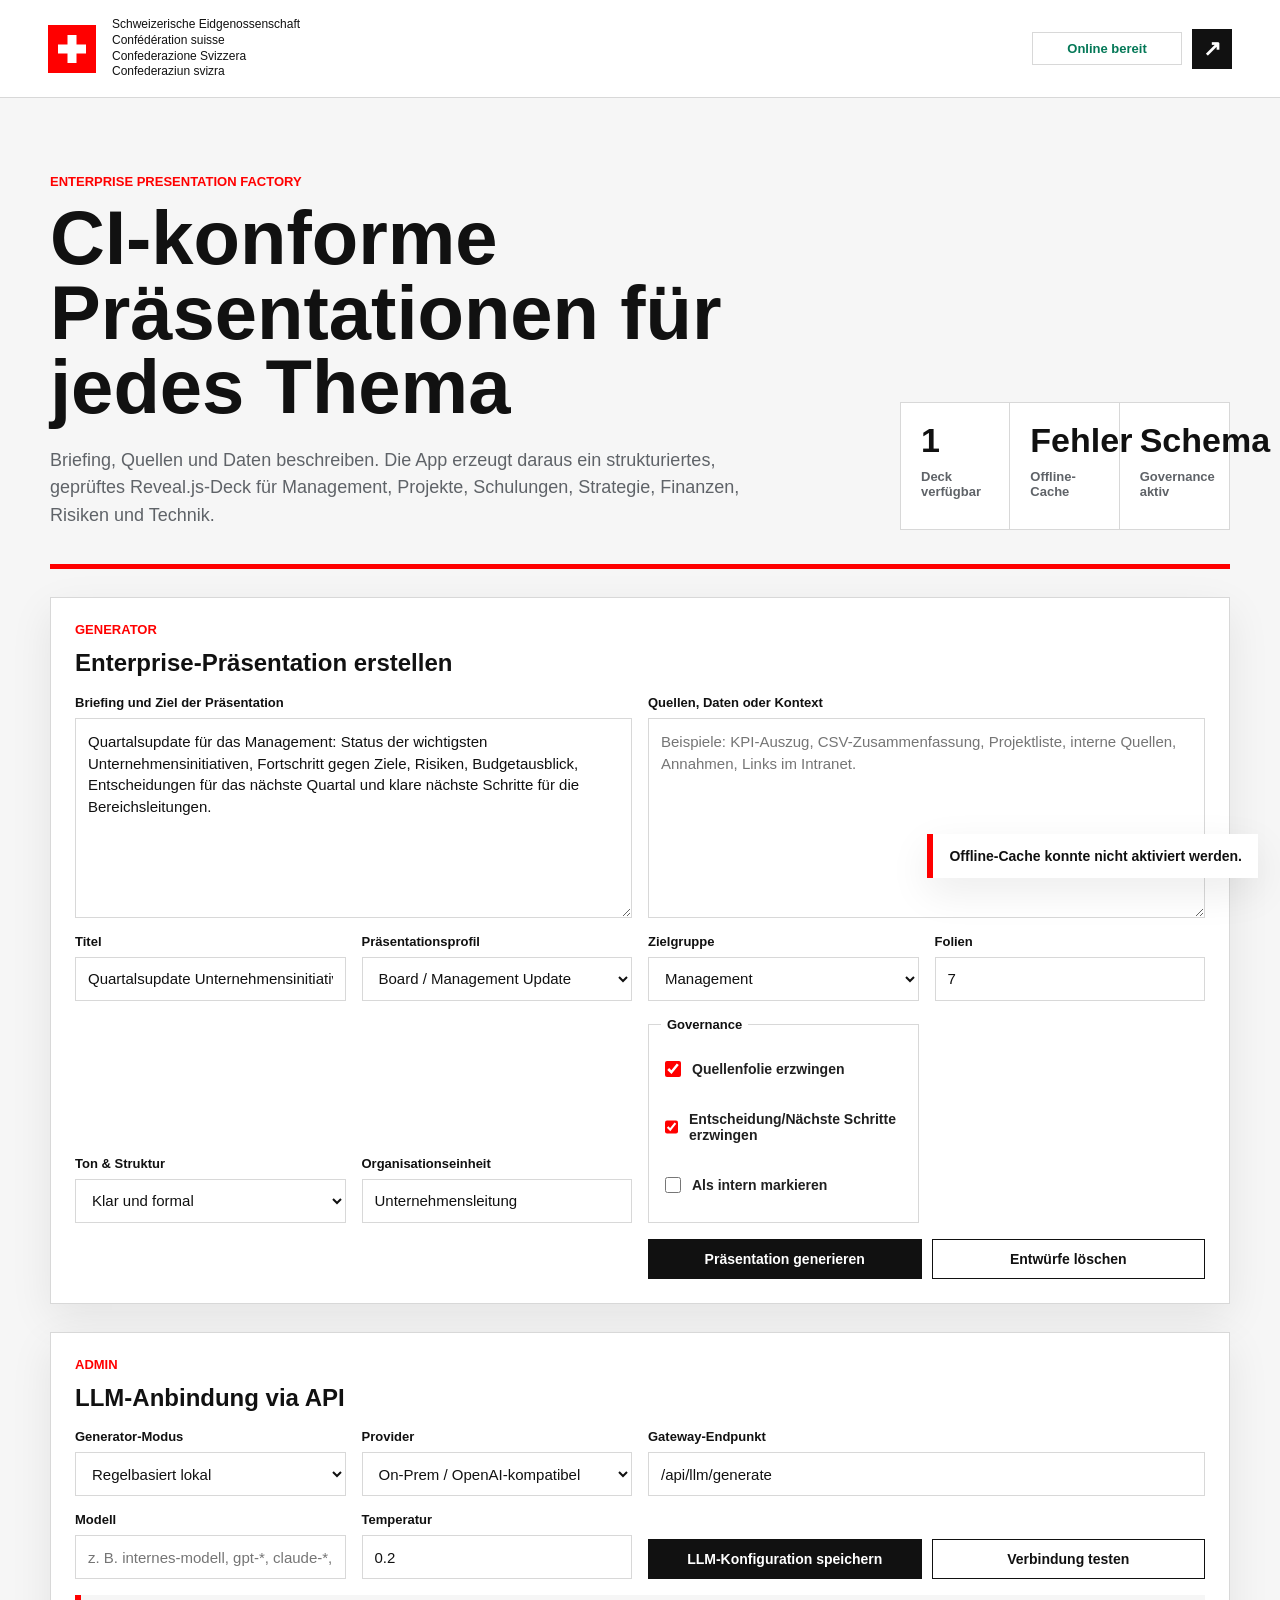
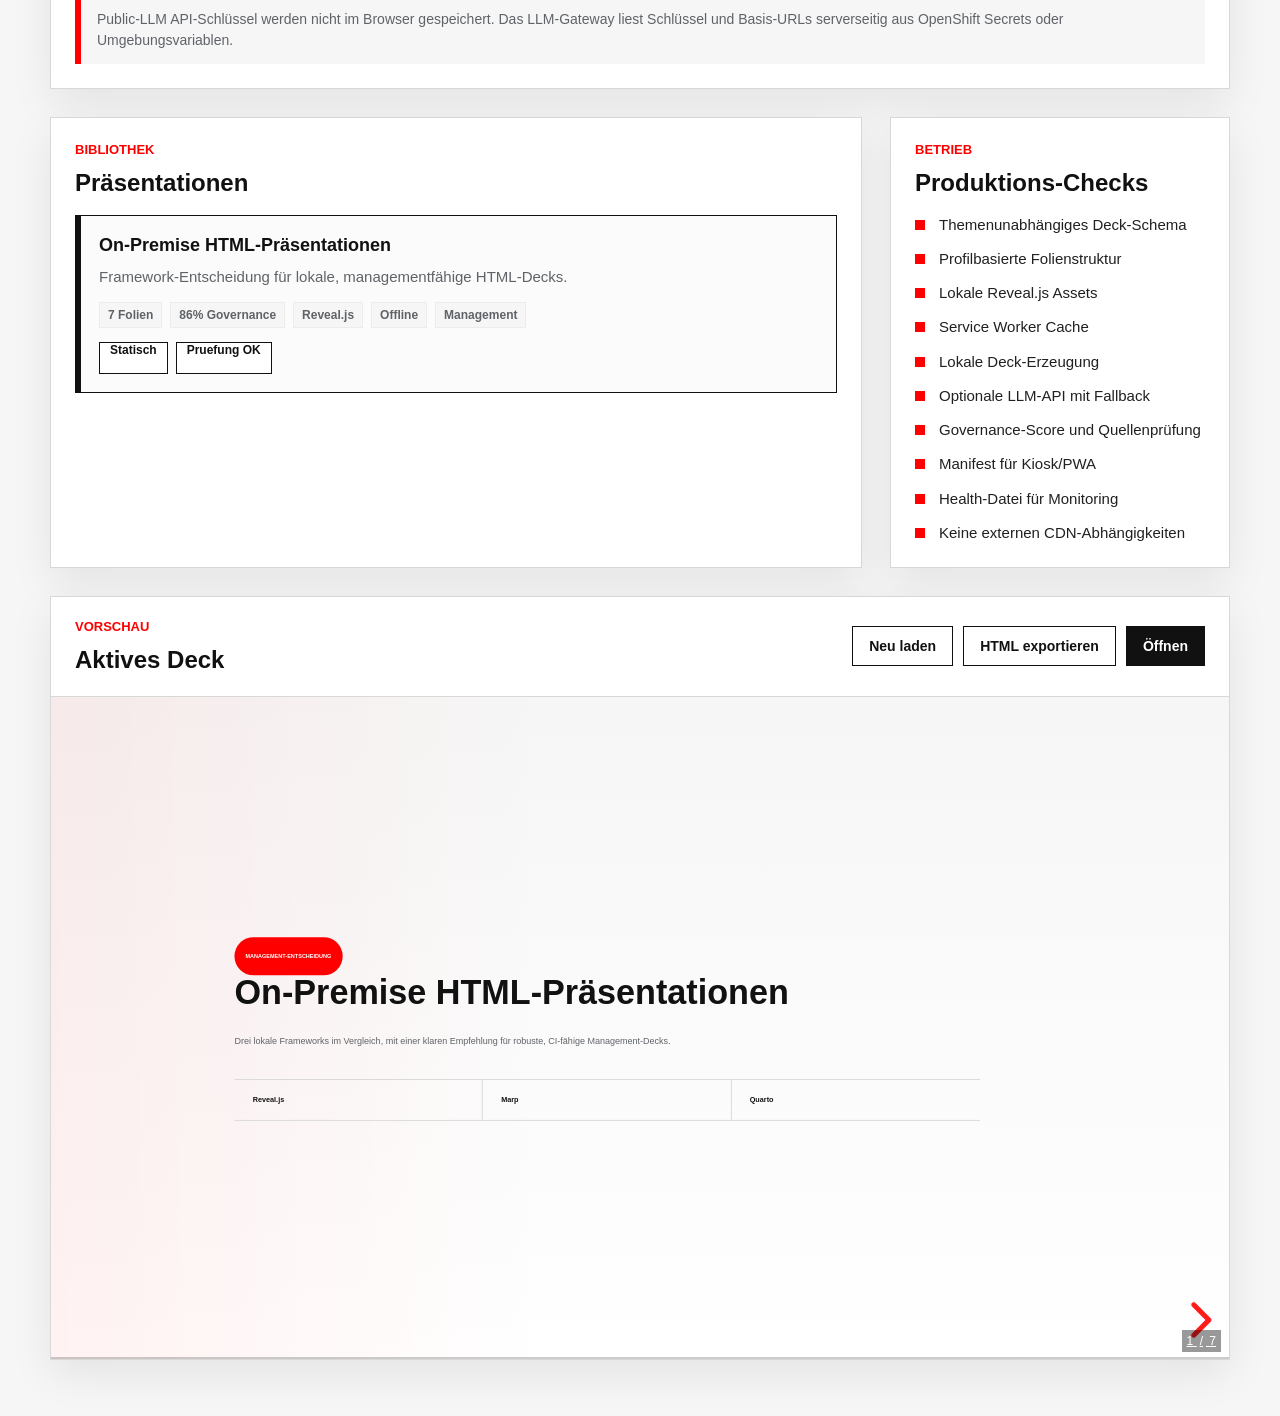
<file: index.html>
<!doctype html>
<html lang="de">
  <head>
    <meta charset="utf-8">
    <meta name="viewport" content="width=device-width, initial-scale=1">
    <meta name="theme-color" content="#ff0000">
    <meta name="description" content="Lokale Enterprise-Web-App zum Erstellen, Prüfen und Betreiben von CI-konformen Präsentationen für alle Unternehmensbereiche.">
    <title>Enterprise Presentation Factory</title>
    <link rel="manifest" href="./manifest.webmanifest">
    <link rel="icon" href="./assets/bund-mark.svg" type="image/svg+xml">
    <link rel="stylesheet" href="./app.css">
  </head>
  <body>
    <a class="skip-link" href="#main">Direkt zum Inhalt</a>

    <header class="app-header">
      <div class="identity" aria-label="Kennzeichnung Schweizerische Eidgenossenschaft">
        <img src="./assets/bund-mark.svg" width="48" height="48" alt="">
        <div class="identity-text">
          <span>Schweizerische Eidgenossenschaft</span>
          <span>Confédération suisse</span>
          <span>Confederazione Svizzera</span>
          <span>Confederaziun svizra</span>
        </div>
      </div>
      <div class="header-actions">
        <span id="network-state" class="state-pill">Status wird geprüft</span>
        <a class="icon-button" href="./presentations/on-prem-framework/" title="Präsentation öffnen" aria-label="Präsentation öffnen">
          <span aria-hidden="true">↗</span>
        </a>
      </div>
    </header>

    <main id="main" class="app-shell">
      <section class="hero-band" aria-labelledby="app-title">
        <div>
          <p class="eyebrow">Enterprise Presentation Factory</p>
          <h1 id="app-title">CI-konforme Präsentationen für jedes Thema</h1>
          <p class="hero-copy">
            Briefing, Quellen und Daten beschreiben. Die App erzeugt daraus ein
            strukturiertes, geprüftes Reveal.js-Deck für Management, Projekte,
            Schulungen, Strategie, Finanzen, Risiken und Technik.
          </p>
        </div>
        <div class="readiness-panel" aria-label="Betriebsstatus">
          <div>
            <span class="metric" id="deck-count">1</span>
            <span class="metric-label">Deck verfügbar</span>
          </div>
          <div>
            <span class="metric" id="cache-state">Prüfung</span>
            <span class="metric-label">Offline-Cache</span>
          </div>
          <div>
            <span class="metric" id="governance-state">Schema</span>
            <span class="metric-label">Governance aktiv</span>
          </div>
        </div>
      </section>

      <section class="generator-panel" aria-labelledby="generator-title">
        <div class="section-heading">
          <p class="eyebrow">Generator</p>
          <h2 id="generator-title">Enterprise-Präsentation erstellen</h2>
        </div>
        <form id="generator-form" class="generator-form">
          <label class="field wide">
            <span>Briefing und Ziel der Präsentation</span>
            <textarea id="content-brief" name="brief" rows="8" required minlength="24">Quartalsupdate für das Management: Status der wichtigsten Unternehmensinitiativen, Fortschritt gegen Ziele, Risiken, Budgetausblick, Entscheidungen für das nächste Quartal und klare nächste Schritte für die Bereichsleitungen.</textarea>
          </label>
          <label class="field wide">
            <span>Quellen, Daten oder Kontext</span>
            <textarea id="source-context-input" name="context" rows="8" placeholder="Beispiele: KPI-Auszug, CSV-Zusammenfassung, Projektliste, interne Quellen, Annahmen, Links im Intranet."></textarea>
          </label>
          <label class="field">
            <span>Titel</span>
            <input id="deck-title-input" name="title" type="text" value="Quartalsupdate Unternehmensinitiativen">
          </label>
          <label class="field">
            <span>Präsentationsprofil</span>
            <select id="profile-input" name="profile">
              <option value="board_update">Board / Management Update</option>
              <option value="management_decision">Management-Entscheidung</option>
              <option value="project_status">Projektstatus</option>
              <option value="strategy">Strategie</option>
              <option value="financial_report">Finanzreport</option>
              <option value="risk_review">Risk Review</option>
              <option value="technical_architecture">Technische Architektur</option>
              <option value="training">Schulung</option>
              <option value="workshop">Workshop</option>
              <option value="sales_pitch">Angebot / Pitch</option>
            </select>
          </label>
          <label class="field">
            <span>Zielgruppe</span>
            <select id="audience-input" name="audience">
              <option>Management</option>
              <option>Fachgremium</option>
              <option>Projektteam</option>
              <option>Technik</option>
            </select>
          </label>
          <label class="field">
            <span>Folien</span>
            <input id="slide-count-input" name="slides" type="number" min="4" max="10" value="7">
          </label>
          <label class="field">
            <span>Ton & Struktur</span>
            <select id="style-input" name="style">
              <option>Klar und formal</option>
              <option>Entscheidungsorientiert</option>
              <option>Technisch strukturiert</option>
              <option>Kurz und prägnant</option>
            </select>
          </label>
          <label class="field">
            <span>Organisationseinheit</span>
            <input id="owner-input" name="owner" type="text" value="Unternehmensleitung">
          </label>
          <fieldset class="field switches">
            <legend>Governance</legend>
            <label><input id="require-sources-input" type="checkbox" checked> Quellenfolie erzwingen</label>
            <label><input id="require-decision-input" type="checkbox" checked> Entscheidung/Nächste Schritte erzwingen</label>
            <label><input id="confidential-input" type="checkbox"> Als intern markieren</label>
          </fieldset>
          <div class="generator-actions">
            <button class="primary-button" type="submit">Präsentation generieren</button>
            <button id="clear-generated" class="secondary-button" type="button">Entwürfe löschen</button>
          </div>
        </form>
      </section>

      <section class="admin-panel" aria-labelledby="admin-title">
        <div class="section-heading">
          <p class="eyebrow">Admin</p>
          <h2 id="admin-title">LLM-Anbindung via API</h2>
        </div>
        <form id="llm-admin-form" class="admin-form">
          <label class="field">
            <span>Generator-Modus</span>
            <select id="llm-mode-input" name="llmMode">
              <option value="rules">Regelbasiert lokal</option>
              <option value="gateway">LLM via API mit lokalem Fallback</option>
            </select>
          </label>
          <label class="field">
            <span>Provider</span>
            <select id="llm-provider-input" name="llmProvider">
              <option value="onprem">On-Prem / OpenAI-kompatibel</option>
              <option value="openai">OpenAI</option>
              <option value="anthropic">Claude / Anthropic</option>
              <option value="gemini">Gemini / Google</option>
            </select>
          </label>
          <label class="field wide-admin">
            <span>Gateway-Endpunkt</span>
            <input id="llm-endpoint-input" name="llmEndpoint" type="text" value="/api/llm/generate">
          </label>
          <label class="field">
            <span>Modell</span>
            <input id="llm-model-input" name="llmModel" type="text" placeholder="z. B. internes-modell, gpt-*, claude-*, gemini-*">
          </label>
          <label class="field">
            <span>Temperatur</span>
            <input id="llm-temperature-input" name="llmTemperature" type="number" min="0" max="1" step="0.1" value="0.2">
          </label>
          <div class="admin-actions">
            <button class="primary-button" type="submit">LLM-Konfiguration speichern</button>
            <button id="test-llm-config" class="secondary-button" type="button">Verbindung testen</button>
          </div>
          <p class="admin-note">
            Public-LLM API-Schlüssel werden nicht im Browser gespeichert. Das LLM-Gateway liest
            Schlüssel und Basis-URLs serverseitig aus OpenShift Secrets oder Umgebungsvariablen.
          </p>
        </form>
      </section>

      <section class="workspace-grid">
        <div class="deck-list" aria-labelledby="deck-list-title">
          <div class="section-heading">
            <p class="eyebrow">Bibliothek</p>
            <h2 id="deck-list-title">Präsentationen</h2>
          </div>
          <div id="deck-cards" class="deck-cards"></div>
        </div>

        <aside class="ops-panel" aria-labelledby="ops-title">
          <div class="section-heading">
            <p class="eyebrow">Betrieb</p>
            <h2 id="ops-title">Produktions-Checks</h2>
          </div>
          <ul class="checklist">
            <li><span aria-hidden="true"></span> Themenunabhängiges Deck-Schema</li>
            <li><span aria-hidden="true"></span> Profilbasierte Folienstruktur</li>
            <li><span aria-hidden="true"></span> Lokale Reveal.js Assets</li>
            <li><span aria-hidden="true"></span> Service Worker Cache</li>
            <li><span aria-hidden="true"></span> Lokale Deck-Erzeugung</li>
            <li><span aria-hidden="true"></span> Optionale LLM-API mit Fallback</li>
            <li><span aria-hidden="true"></span> Governance-Score und Quellenprüfung</li>
            <li><span aria-hidden="true"></span> Manifest für Kiosk/PWA</li>
            <li><span aria-hidden="true"></span> Health-Datei für Monitoring</li>
            <li><span aria-hidden="true"></span> Keine externen CDN-Abhängigkeiten</li>
          </ul>
        </aside>
      </section>

      <section class="preview-zone" aria-labelledby="preview-title">
        <div class="preview-header">
          <div>
            <p class="eyebrow">Vorschau</p>
            <h2 id="preview-title">Aktives Deck</h2>
          </div>
          <div class="preview-actions">
            <button id="reload-preview" class="secondary-button" type="button">Neu laden</button>
            <button id="export-current" class="secondary-button" type="button">HTML exportieren</button>
            <a id="open-current" class="primary-button" href="./presentations/on-prem-framework/">Öffnen</a>
          </div>
        </div>
        <div class="preview-frame-wrap">
          <iframe id="deck-preview" title="Präsentationsvorschau" src="./presentations/on-prem-framework/" loading="eager"></iframe>
        </div>
      </section>
    </main>

    <div id="app-alert" class="app-alert" role="status" aria-live="polite" hidden></div>

    <script src="./app.js" defer></script>
  </body>
</html>
</file>
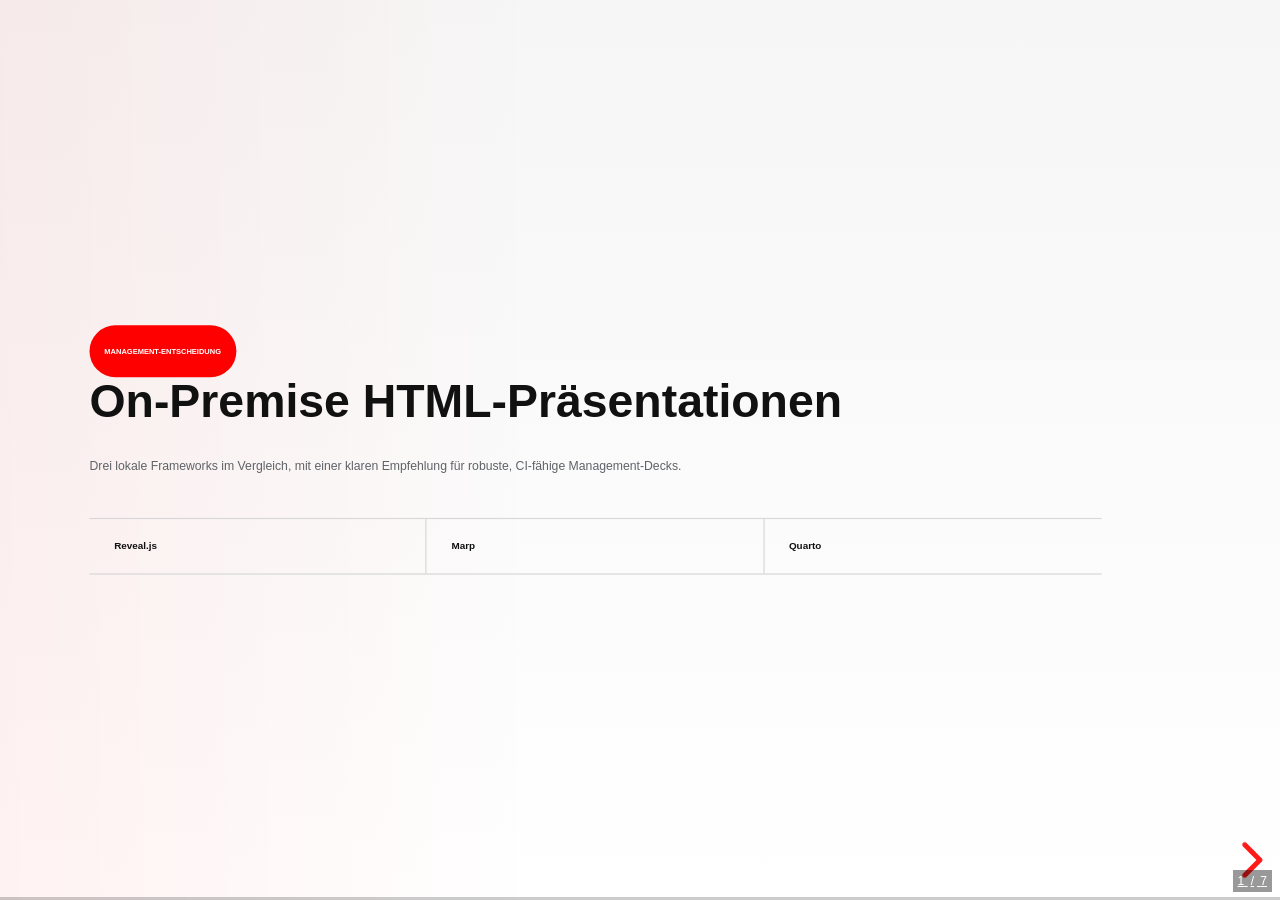
<file: presentations/on-prem-framework/index.html>
<!doctype html>
<html lang="de">
  <head>
    <meta charset="utf-8">
    <meta name="viewport" content="width=device-width, initial-scale=1">
    <title>On-Premise HTML-Präsentationsframeworks</title>
    <link rel="stylesheet" href="../../vendor/reveal.js/dist/reset.css">
    <link rel="stylesheet" href="../../vendor/reveal.js/dist/reveal.css">
    <link rel="stylesheet" href="./custom.css">
  </head>
  <body>
    <div class="reveal deck">
      <div class="slides">
        <section class="hero">
          <div class="kicker">Management-Entscheidung</div>
          <h1>On-Premise HTML-Präsentationen</h1>
          <p class="lead">Drei lokale Frameworks im Vergleich, mit einer klaren Empfehlung für robuste, CI-fähige Management-Decks.</p>
          <div class="hero-strip" aria-label="Framework-Auswahl">
            <span>Reveal.js</span>
            <span>Marp</span>
            <span>Quarto</span>
          </div>
          <aside class="notes">
            Ziel: eine Entscheidungsfolie für Teams, die lokale LLMs bereits abgedeckt haben und nur noch ein autarkes Präsentations-Framework brauchen.
          </aside>
        </section>

        <section>
          <div class="section-label">Kurzfazit</div>
          <h2>Reveal.js ist der beste Default</h2>
          <div class="recommendation-grid">
            <article class="recommendation is-primary">
              <span class="badge">Top-Empfehlung</span>
              <h3>Reveal.js</h3>
              <p>Maximales Design, starke Interaktivität und vollständig lokales Hosting ohne CDN-Zwang.</p>
            </article>
            <article class="recommendation">
              <span class="badge muted">Schnell</span>
              <h3>Marp</h3>
              <p>Ideal, wenn Markdown-Erstellung und einfacher Export wichtiger sind als individuelle Web-Komponenten.</p>
            </article>
            <article class="recommendation">
              <span class="badge muted">Datenstark</span>
              <h3>Quarto</h3>
              <p>Sehr gut, wenn interne SQL-, Excel- oder Python-Daten beim Build in die Präsentation einfließen sollen.</p>
            </article>
          </div>
        </section>

        <section>
          <div class="section-label">On-Premise-Architektur</div>
          <h2>Alles bleibt lokal steuerbar</h2>
          <div class="flow">
            <div class="flow-node">
              <strong>Inhalt</strong>
              <span>Markdown oder HTML</span>
            </div>
            <div class="flow-arrow">→</div>
            <div class="flow-node accent">
              <strong>Framework</strong>
              <span>Reveal.js lokal</span>
            </div>
            <div class="flow-arrow">→</div>
            <div class="flow-node">
              <strong>Ausgabe</strong>
              <span>Browser, PDF, Kiosk</span>
            </div>
          </div>
          <ul class="check-list">
            <li>Keine externen Skripte, Fonts oder CDNs im laufenden Deck</li>
            <li>Eigene CSS-Datei für Corporate Design, Logos und Layoutregeln</li>
            <li>Interaktive HTML-Elemente, Diagramme und Videos direkt integrierbar</li>
          </ul>
        </section>

        <section>
          <div class="section-label">Vergleich</div>
          <h2>Framework-Auswahl nach Anforderung</h2>
          <table class="decision-table">
            <thead>
              <tr>
                <th>Anforderung</th>
                <th>Beste Wahl</th>
                <th>Warum</th>
              </tr>
            </thead>
            <tbody>
              <tr>
                <td>Maximales Design und Freiheit</td>
                <td><strong>Reveal.js</strong></td>
                <td>CSS, HTML und Plugins sind direkt kontrollierbar.</td>
              </tr>
              <tr>
                <td>Schnelle Erstellung aus Markdown</td>
                <td><strong>Marp</strong></td>
                <td>Geringer Overhead, lokale CLI und gute Exportpfade.</td>
              </tr>
              <tr>
                <td>Live-Daten, Code und Reporting</td>
                <td><strong>Quarto</strong></td>
                <td>Datenpipelines lassen sich beim Build reproduzierbar einbetten.</td>
              </tr>
            </tbody>
          </table>
        </section>

        <section>
          <div class="section-label">Workflow</div>
          <h2>Empfohlene lokale Struktur</h2>
          <div class="folder-layout" aria-label="Ordnerstruktur">
            <code>present_html/</code>
            <code>├─ vendor/reveal.js/</code>
            <code>├─ presentations/</code>
            <code>│  └─ management-thema/</code>
            <code>│     ├─ index.html</code>
            <code>│     └─ custom.css</code>
          </div>
          <div class="numbered">
            <p><span>1</span> Reveal.js lokal ablegen</p>
            <p><span>2</span> Pro Thema einen Präsentationsordner erstellen</p>
            <p><span>3</span> Gemeinsames CI-Template und Branding verwenden</p>
            <p><span>4</span> HTML oder PDF intern ausliefern</p>
          </div>
        </section>

        <section>
          <div class="section-label">Management-Fit</div>
          <h2>Warum Reveal.js für anspruchsvolle Decks trägt</h2>
          <div class="two-col">
            <div>
              <h3>Stark für Präsentierende</h3>
              <ul>
                <li>Speaker Notes, Foliennummern und Keyboard-Steuerung</li>
                <li>Saubere PDF-Ausgabe über den Browser-Druckdialog</li>
                <li>Gut versionierbar in Git</li>
              </ul>
            </div>
            <div>
              <h3>Stark für Organisationen</h3>
              <ul>
                <li>Branding zentral über CSS steuerbar</li>
                <li>Deployment auf Fileserver, Intranet oder lokalem Notebook</li>
                <li>Keine Datenübertragung an externe Präsentationsdienste</li>
              </ul>
            </div>
          </div>
        </section>

        <section>
          <div class="section-label">Entscheidung</div>
          <h2>Pragmatische Leitlinie</h2>
          <div class="rule-stack">
            <p><strong>Reveal.js</strong>, wenn das Ergebnis hochwertig, interaktiv und markenkonform sein soll.</p>
            <p><strong>Marp</strong>, wenn Geschwindigkeit und Markdown-Export im Vordergrund stehen.</p>
            <p><strong>Quarto</strong>, wenn Daten, Code und reproduzierbare Reports Teil des Decks sind.</p>
          </div>
          <p class="closing">Für den beschriebenen On-Premise-Einsatz: Reveal.js als Standard, Marp und Quarto als spezialisierte Werkzeuge daneben.</p>
        </section>
      </div>
    </div>

    <script src="../../vendor/reveal.js/dist/reveal.js"></script>
    <script>
      Reveal.initialize({
        hash: true,
        controls: true,
        progress: true,
        slideNumber: "c/t",
        transition: "slide"
      });
    </script>
  </body>
</html>
</file>
<file: app.css>
:root {
  color-scheme: light;
  --bund-red: #ff0000;
  --ink: #111111;
  --text: #202020;
  --muted: #5f6368;
  --line: #d8d8d8;
  --soft-line: #ececec;
  --surface: #ffffff;
  --surface-muted: #f6f6f6;
  --ok: #047857;
  --warn: #a16207;
  --danger: #b91c1c;
  --shadow: 0 14px 40px rgba(0, 0, 0, 0.08);
}

* {
  box-sizing: border-box;
}

html {
  min-height: 100%;
  background: var(--surface-muted);
}

body {
  min-height: 100vh;
  margin: 0;
  color: var(--text);
  background: var(--surface-muted);
  font-family: Frutiger, Arial, "Helvetica Neue", Helvetica, sans-serif;
}

a {
  color: inherit;
}

button,
a {
  -webkit-tap-highlight-color: transparent;
}

.skip-link {
  position: fixed;
  left: 16px;
  top: 12px;
  z-index: 10;
  padding: 10px 12px;
  color: #ffffff;
  background: var(--ink);
  transform: translateY(-160%);
}

.skip-link:focus {
  transform: translateY(0);
}

.app-header {
  position: sticky;
  top: 0;
  z-index: 4;
  display: flex;
  align-items: center;
  justify-content: space-between;
  gap: 24px;
  min-height: 88px;
  padding: 18px clamp(18px, 4vw, 48px);
  border-bottom: 1px solid var(--line);
  background: rgba(255, 255, 255, 0.96);
  backdrop-filter: blur(12px);
}

.identity {
  display: inline-grid;
  grid-template-columns: 48px minmax(0, 1fr);
  align-items: center;
  gap: 16px;
}

.identity img {
  width: 48px;
  height: 48px;
}

.identity-text {
  display: grid;
  gap: 2px;
  color: var(--ink);
  font-size: 12px;
  line-height: 1.15;
}

.header-actions,
.preview-actions {
  display: flex;
  align-items: center;
  gap: 10px;
}

.state-pill {
  min-width: 150px;
  padding: 8px 12px;
  border: 1px solid var(--line);
  color: var(--muted);
  background: var(--surface);
  font-size: 13px;
  font-weight: 700;
  text-align: center;
}

.state-pill.is-online {
  color: var(--ok);
}

.state-pill.is-offline {
  color: var(--warn);
}

.icon-button,
.primary-button,
.secondary-button {
  display: inline-flex;
  align-items: center;
  justify-content: center;
  min-height: 40px;
  border: 1px solid var(--ink);
  color: var(--surface);
  background: var(--ink);
  font: inherit;
  font-size: 14px;
  font-weight: 800;
  text-decoration: none;
  cursor: pointer;
}

.icon-button {
  width: 40px;
  padding: 0;
  font-size: 22px;
}

.primary-button,
.secondary-button {
  padding: 0 16px;
}

.secondary-button {
  color: var(--ink);
  background: var(--surface);
}

.icon-button:focus-visible,
.primary-button:focus-visible,
.secondary-button:focus-visible,
.deck-card:focus-visible {
  outline: 3px solid var(--bund-red);
  outline-offset: 3px;
}

.app-shell {
  display: grid;
  gap: 28px;
  width: min(1180px, calc(100% - 36px));
  margin: 0 auto;
  padding: 34px 0 56px;
}

.hero-band {
  display: grid;
  grid-template-columns: minmax(0, 1fr) 330px;
  gap: clamp(24px, 5vw, 64px);
  align-items: end;
  padding: 42px 0 34px;
  border-bottom: 5px solid var(--bund-red);
}

.eyebrow {
  margin: 0 0 12px;
  color: var(--bund-red);
  font-size: 13px;
  font-weight: 800;
  letter-spacing: 0;
  text-transform: uppercase;
}

h1,
h2,
h3,
p {
  letter-spacing: 0;
}

h1 {
  max-width: 850px;
  margin: 0;
  color: var(--ink);
  font-size: clamp(42px, 6vw, 76px);
  line-height: 0.98;
}

h2 {
  margin: 0;
  color: var(--ink);
  font-size: 24px;
  line-height: 1.15;
}

h3 {
  margin: 0;
  color: var(--ink);
  font-size: 18px;
  line-height: 1.25;
}

.hero-copy {
  max-width: 720px;
  margin: 22px 0 0;
  color: var(--muted);
  font-size: 18px;
  line-height: 1.55;
}

.readiness-panel {
  display: grid;
  grid-template-columns: repeat(3, minmax(0, 1fr));
  border: 1px solid var(--line);
  background: var(--surface);
}

.readiness-panel > div {
  min-height: 126px;
  padding: 20px;
  border-right: 1px solid var(--line);
}

.readiness-panel > div:last-child {
  border-right: 0;
}

.metric,
.metric-label {
  display: block;
}

.metric {
  color: var(--ink);
  font-size: 34px;
  font-weight: 850;
  line-height: 1;
}

.metric-label {
  margin-top: 12px;
  color: var(--muted);
  font-size: 13px;
  font-weight: 750;
}

.workspace-grid {
  display: grid;
  grid-template-columns: minmax(0, 1fr) 340px;
  gap: 28px;
}

.generator-panel,
.admin-panel,
.deck-list,
.ops-panel,
.preview-zone {
  border: 1px solid var(--line);
  background: var(--surface);
  box-shadow: var(--shadow);
}

.generator-panel,
.admin-panel,
.deck-list,
.ops-panel {
  padding: 24px;
}

.generator-form {
  display: grid;
  grid-template-columns: repeat(4, minmax(0, 1fr));
  gap: 16px;
  align-items: end;
}

.field {
  display: grid;
  gap: 8px;
}

.field.wide {
  grid-column: span 2;
  align-self: stretch;
}

.field span {
  color: var(--ink);
  font-size: 13px;
  font-weight: 850;
}

.field input,
.field select,
.field textarea {
  width: 100%;
  border: 1px solid var(--line);
  border-radius: 0;
  color: var(--ink);
  background: var(--surface);
  font: inherit;
  font-size: 15px;
}

.field select,
.field input[type="number"] {
  appearance: auto;
}

.field input,
.field select {
  min-height: 44px;
  padding: 0 12px;
}

.field textarea {
  min-height: 184px;
  padding: 12px;
  line-height: 1.45;
  resize: vertical;
}

.field input:focus,
.field select:focus,
.field textarea:focus {
  outline: 3px solid var(--bund-red);
  outline-offset: 2px;
}

.generator-actions {
  display: flex;
  gap: 10px;
  grid-column: 3 / -1;
}

.switches {
  align-self: stretch;
  margin: 0;
  padding: 12px;
  border: 1px solid var(--line);
}

.switches legend {
  padding: 0 6px;
  color: var(--ink);
  font-size: 13px;
  font-weight: 850;
}

.switches label {
  display: flex;
  align-items: center;
  gap: 8px;
  min-height: 29px;
  color: var(--text);
  font-size: 14px;
  font-weight: 650;
}

.switches input {
  width: 16px;
  height: 16px;
  accent-color: var(--bund-red);
}

.generator-actions .primary-button,
.generator-actions .secondary-button {
  flex: 1;
}

.admin-form {
  display: grid;
  grid-template-columns: repeat(4, minmax(0, 1fr));
  gap: 16px;
  align-items: end;
}

.wide-admin {
  grid-column: span 2;
}

.admin-actions {
  display: flex;
  gap: 10px;
  grid-column: 3 / -1;
}

.admin-actions .primary-button,
.admin-actions .secondary-button {
  flex: 1;
}

.admin-note {
  grid-column: 1 / -1;
  margin: 0;
  padding: 14px 16px;
  border-left: 6px solid var(--bund-red);
  color: var(--muted);
  background: var(--surface-muted);
  font-size: 14px;
  line-height: 1.45;
}

.section-heading {
  margin-bottom: 18px;
}

.deck-cards {
  display: grid;
  gap: 14px;
}

.deck-card {
  width: 100%;
  padding: 18px;
  border: 1px solid var(--line);
  border-left: 6px solid var(--bund-red);
  background: var(--surface);
  text-align: left;
  cursor: pointer;
}

.deck-card.is-active {
  border-color: var(--ink);
  border-left-color: var(--ink);
  background: #fbfbfb;
}

.deck-card p {
  margin: 10px 0 0;
  color: var(--muted);
  font-size: 15px;
  line-height: 1.45;
}

.deck-card-actions {
  display: flex;
  gap: 8px;
  margin-top: 14px;
}

.mini-button {
  min-height: 32px;
  padding: 0 10px;
  border: 1px solid var(--ink);
  color: var(--ink);
  background: var(--surface);
  font: inherit;
  font-size: 12px;
  font-weight: 850;
  cursor: pointer;
}

.deck-meta {
  display: flex;
  flex-wrap: wrap;
  gap: 8px;
  margin-top: 14px;
}

.deck-meta span {
  padding: 5px 8px;
  border: 1px solid var(--soft-line);
  color: var(--muted);
  background: var(--surface-muted);
  font-size: 12px;
  font-weight: 750;
}

.checklist {
  display: grid;
  gap: 14px;
  margin: 0;
  padding: 0;
  list-style: none;
}

.checklist li {
  display: grid;
  grid-template-columns: 14px minmax(0, 1fr);
  gap: 10px;
  align-items: start;
  color: var(--text);
  font-size: 15px;
  line-height: 1.35;
}

.checklist span {
  width: 10px;
  height: 10px;
  margin-top: 5px;
  background: var(--bund-red);
}

.preview-zone {
  overflow: hidden;
}

.preview-header {
  display: flex;
  align-items: center;
  justify-content: space-between;
  gap: 18px;
  padding: 22px 24px;
  border-bottom: 1px solid var(--line);
}

.preview-frame-wrap {
  aspect-ratio: 16 / 9;
  min-height: 420px;
  background: #ededed;
}

.preview-frame-wrap iframe {
  display: block;
  width: 100%;
  height: 100%;
  border: 0;
}

.app-alert {
  position: fixed;
  right: 22px;
  bottom: 22px;
  z-index: 8;
  max-width: min(420px, calc(100vw - 44px));
  padding: 14px 16px;
  border-left: 6px solid var(--bund-red);
  color: var(--ink);
  background: var(--surface);
  box-shadow: var(--shadow);
  font-size: 14px;
  font-weight: 750;
}

@media (max-width: 900px) {
  .app-header,
  .preview-header {
    align-items: flex-start;
    flex-direction: column;
  }

  .hero-band,
  .generator-form,
  .admin-form,
  .workspace-grid {
    grid-template-columns: 1fr;
  }

  .field.wide,
  .wide-admin,
  .generator-actions,
  .admin-actions,
  .admin-note {
    grid-row: auto;
    grid-column: auto;
  }

  .preview-frame-wrap {
    min-height: 320px;
  }
}

@media (max-width: 560px) {
  .app-header {
    min-height: 0;
  }

  .identity {
    grid-template-columns: 40px minmax(0, 1fr);
    gap: 12px;
  }

  .identity img {
    width: 40px;
    height: 40px;
  }

  .identity-text {
    font-size: 10px;
  }

  .header-actions,
  .generator-actions,
  .admin-actions,
  .preview-actions {
    width: 100%;
    flex-direction: column;
  }

  .state-pill,
  .primary-button,
  .secondary-button {
    flex: 1;
  }

  .readiness-panel {
    grid-template-columns: 1fr;
  }

  .readiness-panel > div {
    border-right: 0;
    border-bottom: 1px solid var(--line);
  }

  .readiness-panel > div:last-child {
    border-bottom: 0;
  }
}
</file>
<file: vendor/reveal.js/dist/reveal.css>
.reveal .stretch,.reveal .r-stretch{max-width:none;max-height:none}.reveal pre.stretch code,.reveal pre.r-stretch code{box-sizing:border-box;height:100%;max-height:100%}.reveal .r-fit-text{white-space:nowrap;display:inline-block}.reveal .r-stack{grid-template-rows:100%;display:grid}.reveal .r-stack>*{grid-area:1/1;margin:auto}.reveal .r-vstack,.reveal .r-hstack{display:flex}.reveal .r-vstack img,.reveal .r-vstack video,.reveal .r-hstack img,.reveal .r-hstack video{object-fit:contain;min-width:0;min-height:0}.reveal .r-vstack{flex-direction:column;justify-content:center;align-items:center}.reveal .r-hstack{flex-direction:row;justify-content:center;align-items:center}.reveal .items-stretch{align-items:stretch}.reveal .items-start{align-items:flex-start}.reveal .items-center{align-items:center}.reveal .items-end{align-items:flex-end}.reveal .justify-between{justify-content:space-between}.reveal .justify-around{justify-content:space-around}.reveal .justify-start{justify-content:flex-start}.reveal .justify-center{justify-content:center}.reveal .justify-end{justify-content:flex-end}html.reveal-full-page{width:100%;height:100vh;height:calc(var(--vh,1vh) * 100);height:100dvh;overflow:hidden}.reveal-viewport{color:#000;--r-controls-spacing:12px;--r-overlay-header-height:40px;--r-overlay-margin:0px;--r-overlay-padding:6px;--r-overlay-gap:5px;background-color:#fff;height:100%;margin:0;line-height:1;position:relative;overflow:hidden}@media screen and (width<=1024px),(height<=768px){.reveal-viewport{--r-overlay-header-height:26px}}.reveal-viewport:fullscreen{width:100%!important;height:100%!important;top:0!important;left:0!important;transform:none!important}.reveal .fragment{transition:all .2s}.reveal .fragment:not(.custom){opacity:0;visibility:hidden;will-change:opacity}.reveal .fragment.visible{opacity:1;visibility:inherit}.reveal .fragment.disabled{transition:none}.reveal .fragment.grow{opacity:1;visibility:inherit}.reveal .fragment.grow.visible{transform:scale(1.3)}.reveal .fragment.shrink{opacity:1;visibility:inherit}.reveal .fragment.shrink.visible{transform:scale(.7)}.reveal .fragment.zoom-in{transform:scale(.1)}.reveal .fragment.zoom-in.visible{transform:none}.reveal .fragment.fade-out{opacity:1;visibility:inherit}.reveal .fragment.fade-out.visible{opacity:0;visibility:hidden}.reveal .fragment.semi-fade-out{opacity:1;visibility:inherit}.reveal .fragment.semi-fade-out.visible{opacity:.5;visibility:inherit}.reveal .fragment.strike{opacity:1;visibility:inherit}.reveal .fragment.strike.visible{text-decoration:line-through}.reveal .fragment.fade-up{transform:translateY(40px)}.reveal .fragment.fade-up.visible{transform:translate(0)}.reveal .fragment.fade-down{transform:translateY(-40px)}.reveal .fragment.fade-down.visible{transform:translate(0)}.reveal .fragment.fade-right{transform:translate(-40px)}.reveal .fragment.fade-right.visible{transform:translate(0)}.reveal .fragment.fade-left{transform:translate(40px)}.reveal .fragment.fade-left.visible{transform:translate(0)}.reveal .fragment.fade-in-then-out,.reveal .fragment.current-visible{opacity:0;visibility:hidden}.reveal .fragment.fade-in-then-out.current-fragment,.reveal .fragment.current-visible.current-fragment{opacity:1;visibility:inherit}.reveal .fragment.fade-in-then-semi-out{opacity:0;visibility:hidden}.reveal .fragment.fade-in-then-semi-out.visible{opacity:.5;visibility:inherit}.reveal .fragment.fade-in-then-semi-out.current-fragment,.reveal .fragment.highlight-red,.reveal .fragment.highlight-current-red,.reveal .fragment.highlight-green,.reveal .fragment.highlight-current-green,.reveal .fragment.highlight-blue,.reveal .fragment.highlight-current-blue{opacity:1;visibility:inherit}.reveal .fragment.highlight-red.visible{color:#ff2c2d}.reveal .fragment.highlight-green.visible{color:#17ff2e}.reveal .fragment.highlight-blue.visible{color:#1b91ff}.reveal .fragment.highlight-current-red.current-fragment{color:#ff2c2d}.reveal .fragment.highlight-current-green.current-fragment{color:#17ff2e}.reveal .fragment.highlight-current-blue.current-fragment{color:#1b91ff}.reveal:after{content:"";font-style:italic}.reveal iframe{z-index:1}.reveal a{position:relative}@keyframes bounce-right{0%,10%,25%,40%,50%{transform:translate(0)}20%{transform:translate(10px)}30%{transform:translate(-5px)}}@keyframes bounce-left{0%,10%,25%,40%,50%{transform:translate(0)}20%{transform:translate(-10px)}30%{transform:translate(5px)}}@keyframes bounce-down{0%,10%,25%,40%,50%{transform:translateY(0)}20%{transform:translateY(10px)}30%{transform:translateY(-5px)}}.reveal .controls{top:auto;bottom:var(--r-controls-spacing);right:var(--r-controls-spacing);z-index:11;color:#000;pointer-events:none;font-size:10px;display:none;position:absolute;left:auto}.reveal .controls button{cursor:pointer;color:currentColor;z-index:2;pointer-events:auto;font-size:inherit;visibility:hidden;opacity:0;-webkit-appearance:none;-webkit-tap-highlight-color:#0000;background-color:#0000;border:0;outline:0;padding:0;transition:color .2s,opacity .2s,transform .2s;position:absolute;transform:scale(.9999)}.reveal .controls .controls-arrow:before,.reveal .controls .controls-arrow:after{content:"";transform-origin:.2em;will-change:transform;background-color:currentColor;border-radius:.25em;width:2.6em;height:.5em;transition:all .15s,background-color .8s;position:absolute;top:0;left:0}.reveal .controls .controls-arrow{width:3.6em;height:3.6em;position:relative}.reveal .controls .controls-arrow:before{transform:translate(.5em)translateY(1.55em)rotate(45deg)}.reveal .controls .controls-arrow:after{transform:translate(.5em)translateY(1.55em)rotate(-45deg)}.reveal .controls .controls-arrow:hover:before{transform:translate(.5em)translateY(1.55em)rotate(40deg)}.reveal .controls .controls-arrow:hover:after{transform:translate(.5em)translateY(1.55em)rotate(-40deg)}.reveal .controls .controls-arrow:active:before{transform:translate(.5em)translateY(1.55em)rotate(36deg)}.reveal .controls .controls-arrow:active:after{transform:translate(.5em)translateY(1.55em)rotate(-36deg)}.reveal .controls .navigate-left{bottom:3.2em;right:6.4em;transform:translate(-10px)}.reveal .controls .navigate-left.highlight{animation:2s ease-out 50 both bounce-left}.reveal .controls .navigate-right{bottom:3.2em;right:0;transform:translate(10px)}.reveal .controls .navigate-right .controls-arrow{transform:rotate(180deg)}.reveal .controls .navigate-right.highlight{animation:2s ease-out 50 both bounce-right}.reveal .controls .navigate-up{bottom:6.4em;right:3.2em;transform:translateY(-10px)}.reveal .controls .navigate-up .controls-arrow{transform:rotate(90deg)}.reveal .controls .navigate-down{padding-bottom:1.4em;bottom:-1.4em;right:3.2em;transform:translateY(10px)}.reveal .controls .navigate-down .controls-arrow{transform:rotate(-90deg)}.reveal .controls .navigate-down.highlight{animation:2s ease-out 50 both bounce-down}.reveal .controls[data-controls-back-arrows=faded] .navigate-up.enabled{opacity:.3}.reveal .controls[data-controls-back-arrows=faded] .navigate-up.enabled:hover{opacity:1}.reveal .controls[data-controls-back-arrows=hidden] .navigate-up.enabled{opacity:0;visibility:hidden}.reveal .controls .enabled{visibility:visible;opacity:.9;cursor:pointer;transform:none}.reveal .controls .enabled.fragmented{opacity:.5}.reveal .controls .enabled:hover,.reveal .controls .enabled.fragmented:hover{opacity:1}.reveal:not(.rtl) .controls[data-controls-back-arrows=faded] .navigate-left.enabled{opacity:.3}.reveal:not(.rtl) .controls[data-controls-back-arrows=faded] .navigate-left.enabled:hover{opacity:1}.reveal:not(.rtl) .controls[data-controls-back-arrows=hidden] .navigate-left.enabled{opacity:0;visibility:hidden}.reveal.rtl .controls[data-controls-back-arrows=faded] .navigate-right.enabled{opacity:.3}.reveal.rtl .controls[data-controls-back-arrows=faded] .navigate-right.enabled:hover{opacity:1}.reveal.rtl .controls[data-controls-back-arrows=hidden] .navigate-right.enabled{opacity:0;visibility:hidden}.reveal[data-navigation-mode=linear].has-horizontal-slides .navigate-up,.reveal[data-navigation-mode=linear].has-horizontal-slides .navigate-down{display:none}.reveal[data-navigation-mode=linear].has-horizontal-slides .navigate-left,.reveal:not(.has-vertical-slides) .controls .navigate-left{bottom:1.4em;right:5.5em}.reveal[data-navigation-mode=linear].has-horizontal-slides .navigate-right,.reveal:not(.has-vertical-slides) .controls .navigate-right{bottom:1.4em;right:.5em}.reveal:not(.has-horizontal-slides) .controls .navigate-up{bottom:5em;right:1.4em}.reveal:not(.has-horizontal-slides) .controls .navigate-down{bottom:.5em;right:1.4em}.reveal.has-dark-background .controls{color:#fff}.reveal.has-light-background .controls{color:#000}.reveal.no-hover .controls .controls-arrow:hover:before,.reveal.no-hover .controls .controls-arrow:active:before{transform:translate(.5em)translateY(1.55em)rotate(45deg)}.reveal.no-hover .controls .controls-arrow:hover:after,.reveal.no-hover .controls .controls-arrow:active:after{transform:translate(.5em)translateY(1.55em)rotate(-45deg)}@media screen and (width>=500px){.reveal-viewport{--r-controls-spacing:.8em}.reveal .controls[data-controls-layout=edges]{inset:0}.reveal .controls[data-controls-layout=edges] .navigate-left,.reveal .controls[data-controls-layout=edges] .navigate-right,.reveal .controls[data-controls-layout=edges] .navigate-up,.reveal .controls[data-controls-layout=edges] .navigate-down{bottom:auto;right:auto}.reveal .controls[data-controls-layout=edges] .navigate-left{top:50%;left:var(--r-controls-spacing);margin-top:-1.8em}.reveal .controls[data-controls-layout=edges] .navigate-right{top:50%;right:var(--r-controls-spacing);margin-top:-1.8em}.reveal .controls[data-controls-layout=edges] .navigate-up{top:var(--r-controls-spacing);margin-left:-1.8em;left:50%}.reveal .controls[data-controls-layout=edges] .navigate-down{bottom:calc(var(--r-controls-spacing) - 1.4em + .3em);margin-left:-1.8em;left:50%}}.reveal .progress{z-index:10;color:#fff;background-color:#0003;width:100%;height:3px;display:none;position:absolute;bottom:0;left:0}.reveal .progress:after{content:"";width:100%;height:10px;display:block;position:absolute;top:-10px}.reveal .progress span{transform-origin:0 0;background-color:currentColor;width:100%;height:100%;transition:transform .8s cubic-bezier(.26,.86,.44,.985);display:block;transform:scaleX(0)}.reveal .slide-number{z-index:31;color:#fff;background-color:#0006;padding:5px;font-family:Helvetica,sans-serif;font-size:12px;line-height:1;display:block;position:absolute;bottom:8px;right:8px}.reveal .slide-number a{color:currentColor}.reveal .slide-number-delimiter{margin:0 3px}.reveal{touch-action:pinch-zoom;width:100%;height:100%;position:relative;overflow:hidden}.reveal.embedded{touch-action:pan-y}.reveal.embedded.is-vertical-slide{touch-action:none}.reveal .slides{pointer-events:none;z-index:1;text-align:center;perspective:600px;perspective-origin:50% 40%;width:100%;height:100%;margin:auto;position:absolute;inset:0;overflow:visible}.reveal .slides>section{perspective:600px}.reveal .slides>section,.reveal .slides>section>section{pointer-events:auto;z-index:10;transform-style:flat;width:100%;transition:transform-origin .8s cubic-bezier(.26,.86,.44,.985),transform .8s cubic-bezier(.26,.86,.44,.985),visibility .8s cubic-bezier(.26,.86,.44,.985),opacity .8s cubic-bezier(.26,.86,.44,.985);display:none;position:absolute}.reveal[data-transition-speed=fast] .slides section{transition-duration:.4s}.reveal[data-transition-speed=slow] .slides section{transition-duration:1.2s}.reveal .slides section[data-transition-speed=fast]{transition-duration:.4s}.reveal .slides section[data-transition-speed=slow]{transition-duration:1.2s}.reveal .slides>section.stack{pointer-events:none;height:100%;padding-top:0;padding-bottom:0}.reveal .slides>section.present,.reveal .slides>section>section.present{z-index:11;opacity:1;display:block}.reveal .slides>section:empty,.reveal .slides>section>section:empty,.reveal .slides>section[data-background-interactive],.reveal .slides>section>section[data-background-interactive]{pointer-events:none}.reveal.center,.reveal.center .slides,.reveal.center .slides section{min-height:0!important}.reveal .slides>section:not(.present),.reveal .slides>section>section:not(.present){pointer-events:none}.reveal.overview .slides>section,.reveal.overview .slides>section>section{pointer-events:auto}.reveal .slides>section.past,.reveal .slides>section.future,.reveal .slides>section.past>section,.reveal .slides>section.future>section,.reveal .slides>section>section.past,.reveal .slides>section>section.future{opacity:0}.reveal .slides>section[data-transition=slide].past,.reveal .slides>section[data-transition~=slide-out].past,.reveal.slide .slides>section:not([data-transition]).past{transform:translate(-150%)}.reveal .slides>section[data-transition=slide].future,.reveal .slides>section[data-transition~=slide-in].future,.reveal.slide .slides>section:not([data-transition]).future{transform:translate(150%)}.reveal .slides>section>section[data-transition=slide].past,.reveal .slides>section>section[data-transition~=slide-out].past,.reveal.slide .slides>section>section:not([data-transition]).past{transform:translateY(-150%)}.reveal .slides>section>section[data-transition=slide].future,.reveal .slides>section>section[data-transition~=slide-in].future,.reveal.slide .slides>section>section:not([data-transition]).future{transform:translateY(150%)}.reveal .slides>section[data-transition=linear].past,.reveal .slides>section[data-transition~=linear-out].past,.reveal.linear .slides>section:not([data-transition]).past{transform:translate(-150%)}.reveal .slides>section[data-transition=linear].future,.reveal .slides>section[data-transition~=linear-in].future,.reveal.linear .slides>section:not([data-transition]).future{transform:translate(150%)}.reveal .slides>section>section[data-transition=linear].past,.reveal .slides>section>section[data-transition~=linear-out].past,.reveal.linear .slides>section>section:not([data-transition]).past{transform:translateY(-150%)}.reveal .slides>section>section[data-transition=linear].future,.reveal .slides>section>section[data-transition~=linear-in].future,.reveal.linear .slides>section>section:not([data-transition]).future{transform:translateY(150%)}.reveal .slides section[data-transition=default].stack,.reveal.default .slides section.stack{transform-style:preserve-3d}.reveal .slides>section[data-transition=default].past,.reveal .slides>section[data-transition~=default-out].past,.reveal.default .slides>section:not([data-transition]).past{transform:translate(-100%)rotateY(-90deg)translate(-100%)}.reveal .slides>section[data-transition=default].future,.reveal .slides>section[data-transition~=default-in].future,.reveal.default .slides>section:not([data-transition]).future{transform:translate(100%)rotateY(90deg)translate(100%)}.reveal .slides>section>section[data-transition=default].past,.reveal .slides>section>section[data-transition~=default-out].past,.reveal.default .slides>section>section:not([data-transition]).past{transform:translateY(-300px)rotateX(70deg)translateY(-300px)}.reveal .slides>section>section[data-transition=default].future,.reveal .slides>section>section[data-transition~=default-in].future,.reveal.default .slides>section>section:not([data-transition]).future{transform:translateY(300px)rotateX(-70deg)translateY(300px)}.reveal .slides section[data-transition=convex].stack,.reveal.convex .slides section.stack{transform-style:preserve-3d}.reveal .slides>section[data-transition=convex].past,.reveal .slides>section[data-transition~=convex-out].past,.reveal.convex .slides>section:not([data-transition]).past{transform:translate(-100%)rotateY(-90deg)translate(-100%)}.reveal .slides>section[data-transition=convex].future,.reveal .slides>section[data-transition~=convex-in].future,.reveal.convex .slides>section:not([data-transition]).future{transform:translate(100%)rotateY(90deg)translate(100%)}.reveal .slides>section>section[data-transition=convex].past,.reveal .slides>section>section[data-transition~=convex-out].past,.reveal.convex .slides>section>section:not([data-transition]).past{transform:translateY(-300px)rotateX(70deg)translateY(-300px)}.reveal .slides>section>section[data-transition=convex].future,.reveal .slides>section>section[data-transition~=convex-in].future,.reveal.convex .slides>section>section:not([data-transition]).future{transform:translateY(300px)rotateX(-70deg)translateY(300px)}.reveal .slides section[data-transition=concave].stack,.reveal.concave .slides section.stack{transform-style:preserve-3d}.reveal .slides>section[data-transition=concave].past,.reveal .slides>section[data-transition~=concave-out].past,.reveal.concave .slides>section:not([data-transition]).past{transform:translate(-100%)rotateY(90deg)translate(-100%)}.reveal .slides>section[data-transition=concave].future,.reveal .slides>section[data-transition~=concave-in].future,.reveal.concave .slides>section:not([data-transition]).future{transform:translate(100%)rotateY(-90deg)translate(100%)}.reveal .slides>section>section[data-transition=concave].past,.reveal .slides>section>section[data-transition~=concave-out].past,.reveal.concave .slides>section>section:not([data-transition]).past{transform:translateY(-80%)rotateX(-70deg)translateY(-80%)}.reveal .slides>section>section[data-transition=concave].future,.reveal .slides>section>section[data-transition~=concave-in].future,.reveal.concave .slides>section>section:not([data-transition]).future{transform:translateY(80%)rotateX(70deg)translateY(80%)}.reveal .slides section[data-transition=zoom],.reveal.zoom .slides section:not([data-transition]){transition-timing-function:ease}.reveal .slides>section[data-transition=zoom].past,.reveal .slides>section[data-transition~=zoom-out].past,.reveal.zoom .slides>section:not([data-transition]).past{visibility:hidden;transform:scale(16)}.reveal .slides>section[data-transition=zoom].future,.reveal .slides>section[data-transition~=zoom-in].future,.reveal.zoom .slides>section:not([data-transition]).future{visibility:hidden;transform:scale(.2)}.reveal .slides>section>section[data-transition=zoom].past,.reveal .slides>section>section[data-transition~=zoom-out].past,.reveal.zoom .slides>section>section:not([data-transition]).past{transform:scale(16)}.reveal .slides>section>section[data-transition=zoom].future,.reveal .slides>section>section[data-transition~=zoom-in].future,.reveal.zoom .slides>section>section:not([data-transition]).future{transform:scale(.2)}.reveal.cube .slides{perspective:1300px}.reveal.cube .slides section{backface-visibility:hidden;box-sizing:border-box;min-height:700px;transform-style:preserve-3d;padding:30px}.reveal.center.cube .slides section{min-height:0}.reveal.cube .slides section:not(.stack):before{content:"";background:#0000001a;border-radius:4px;width:100%;height:100%;display:block;position:absolute;top:0;left:0;transform:translateZ(-20px)}.reveal.cube .slides section:not(.stack):after{content:"";z-index:1;background:0 0;border-radius:4px;width:90%;height:30px;display:block;position:absolute;bottom:0;left:5%;transform:translateZ(-90px)rotateX(65deg);box-shadow:0 95px 25px #0003}.reveal.cube .slides>section.stack{background:0 0;padding:0}.reveal.cube .slides>section.past{transform-origin:100% 0;transform:translate(-100%)rotateY(-90deg)}.reveal.cube .slides>section.future{transform-origin:0 0;transform:translate(100%)rotateY(90deg)}.reveal.cube .slides>section>section.past{transform-origin:0 100%;transform:translateY(-100%)rotateX(90deg)}.reveal.cube .slides>section>section.future{transform-origin:0 0;transform:translateY(100%)rotateX(-90deg)}.reveal.page .slides{perspective-origin:0%;perspective:3000px}.reveal.page .slides section{box-sizing:border-box;min-height:700px;transform-style:preserve-3d;padding:30px}.reveal.page .slides section.past{z-index:12}.reveal.page .slides section:not(.stack):before{content:"";background:#0000001a;width:100%;height:100%;display:block;position:absolute;top:0;left:0;transform:translateZ(-20px)}.reveal.page .slides section:not(.stack):after{content:"";z-index:1;background:0 0;border-radius:4px;width:90%;height:30px;display:block;position:absolute;bottom:0;left:5%;transform:translateZ(-90px)rotateX(65deg);box-shadow:0 95px 25px #0003}.reveal.page .slides>section.stack{background:0 0;padding:0}.reveal.page .slides>section.past{transform-origin:0 0;transform:translate(-40%)rotateY(-80deg)}.reveal.page .slides>section.future{transform-origin:100% 0;transform:translate(0,0)}.reveal.page .slides>section>section.past{transform-origin:0 0;transform:translateY(-40%)rotateX(80deg)}.reveal.page .slides>section>section.future{transform-origin:0 100%;transform:translate(0,0)}.reveal .slides section[data-transition=fade],.reveal.fade .slides section:not([data-transition]),.reveal.fade .slides>section>section:not([data-transition]){transition:opacity .5s;transform:none}.reveal.fade.overview .slides section,.reveal.fade.overview .slides>section>section{transition:none}.reveal .slides section[data-transition=none],.reveal.none .slides section:not([data-transition]){transition:none;transform:none}.reveal .pause-overlay{visibility:hidden;opacity:0;z-index:100;background:#000;width:100%;height:100%;transition:all 1s;position:absolute;top:0;left:0}.reveal .pause-overlay .resume-button{color:#ccc;cursor:pointer;background:0 0;border:2px solid #ccc;border-radius:2px;padding:6px 14px;font-size:16px;position:absolute;bottom:20px;right:20px}.reveal .pause-overlay .resume-button:hover{color:#fff;border-color:#fff}.reveal.paused .pause-overlay{visibility:visible;opacity:1}.reveal .no-transition,.reveal .no-transition *,.reveal .slides.disable-slide-transitions section{transition:none!important}.reveal .slides.disable-slide-transitions section{transform:none!important}.reveal .backgrounds{perspective:600px;width:100%;height:100%;position:absolute;top:0;left:0}.reveal .slide-background{opacity:0;visibility:hidden;background-color:#0000;width:100%;height:100%;transition:all .8s cubic-bezier(.26,.86,.44,.985);display:none;position:absolute;overflow:hidden}.reveal .slide-background-content{background-position:50%;background-repeat:no-repeat;background-size:cover;width:100%;height:100%;position:absolute}.reveal .slide-background.stack{display:block}.reveal .slide-background.present{opacity:1;visibility:visible;z-index:2}.print-pdf .reveal .slide-background{opacity:1!important;visibility:visible!important}.reveal .slide-background video{object-fit:cover;width:100%;max-width:none;height:100%;max-height:none;position:absolute;top:0;left:0}.reveal .slide-background[data-background-size=contain] video{object-fit:contain}.reveal[data-background-transition=none]>.backgrounds .slide-background:not([data-background-transition]),.reveal>.backgrounds .slide-background[data-background-transition=none]{transition:none}.reveal[data-background-transition=slide]>.backgrounds .slide-background:not([data-background-transition]),.reveal>.backgrounds .slide-background[data-background-transition=slide]{opacity:1}.reveal[data-background-transition=slide]>.backgrounds .slide-background.past:not([data-background-transition]),.reveal>.backgrounds .slide-background.past[data-background-transition=slide]{transform:translate(-100%)}.reveal[data-background-transition=slide]>.backgrounds .slide-background.future:not([data-background-transition]),.reveal>.backgrounds .slide-background.future[data-background-transition=slide]{transform:translate(100%)}.reveal[data-background-transition=slide]>.backgrounds .slide-background>.slide-background.past:not([data-background-transition]),.reveal>.backgrounds .slide-background>.slide-background.past[data-background-transition=slide]{transform:translateY(-100%)}.reveal[data-background-transition=slide]>.backgrounds .slide-background>.slide-background.future:not([data-background-transition]),.reveal>.backgrounds .slide-background>.slide-background.future[data-background-transition=slide]{transform:translateY(100%)}.reveal[data-background-transition=convex]>.backgrounds .slide-background.past:not([data-background-transition]),.reveal>.backgrounds .slide-background.past[data-background-transition=convex]{opacity:0;transform:translate(-100%)rotateY(-90deg)translate(-100%)}.reveal[data-background-transition=convex]>.backgrounds .slide-background.future:not([data-background-transition]),.reveal>.backgrounds .slide-background.future[data-background-transition=convex]{opacity:0;transform:translate(100%)rotateY(90deg)translate(100%)}.reveal[data-background-transition=convex]>.backgrounds .slide-background>.slide-background.past:not([data-background-transition]),.reveal>.backgrounds .slide-background>.slide-background.past[data-background-transition=convex]{opacity:0;transform:translateY(-100%)rotateX(90deg)translateY(-100%)}.reveal[data-background-transition=convex]>.backgrounds .slide-background>.slide-background.future:not([data-background-transition]),.reveal>.backgrounds .slide-background>.slide-background.future[data-background-transition=convex]{opacity:0;transform:translateY(100%)rotateX(-90deg)translateY(100%)}.reveal[data-background-transition=concave]>.backgrounds .slide-background.past:not([data-background-transition]),.reveal>.backgrounds .slide-background.past[data-background-transition=concave]{opacity:0;transform:translate(-100%)rotateY(90deg)translate(-100%)}.reveal[data-background-transition=concave]>.backgrounds .slide-background.future:not([data-background-transition]),.reveal>.backgrounds .slide-background.future[data-background-transition=concave]{opacity:0;transform:translate(100%)rotateY(-90deg)translate(100%)}.reveal[data-background-transition=concave]>.backgrounds .slide-background>.slide-background.past:not([data-background-transition]),.reveal>.backgrounds .slide-background>.slide-background.past[data-background-transition=concave]{opacity:0;transform:translateY(-100%)rotateX(-90deg)translateY(-100%)}.reveal[data-background-transition=concave]>.backgrounds .slide-background>.slide-background.future:not([data-background-transition]),.reveal>.backgrounds .slide-background>.slide-background.future[data-background-transition=concave]{opacity:0;transform:translateY(100%)rotateX(90deg)translateY(100%)}.reveal[data-background-transition=zoom]>.backgrounds .slide-background:not([data-background-transition]),.reveal>.backgrounds .slide-background[data-background-transition=zoom]{transition-timing-function:ease}.reveal[data-background-transition=zoom]>.backgrounds .slide-background.past:not([data-background-transition]),.reveal>.backgrounds .slide-background.past[data-background-transition=zoom]{opacity:0;visibility:hidden;transform:scale(16)}.reveal[data-background-transition=zoom]>.backgrounds .slide-background.future:not([data-background-transition]),.reveal>.backgrounds .slide-background.future[data-background-transition=zoom]{opacity:0;visibility:hidden;transform:scale(.2)}.reveal[data-background-transition=zoom]>.backgrounds .slide-background>.slide-background.past:not([data-background-transition]),.reveal>.backgrounds .slide-background>.slide-background.past[data-background-transition=zoom]{opacity:0;visibility:hidden;transform:scale(16)}.reveal[data-background-transition=zoom]>.backgrounds .slide-background>.slide-background.future:not([data-background-transition]),.reveal>.backgrounds .slide-background>.slide-background.future[data-background-transition=zoom]{opacity:0;visibility:hidden;transform:scale(.2)}.reveal[data-transition-speed=fast]>.backgrounds .slide-background{transition-duration:.4s}.reveal[data-transition-speed=slow]>.backgrounds .slide-background{transition-duration:1.2s}.reveal [data-auto-animate-target^=unmatched]{will-change:opacity}.reveal section[data-auto-animate]:not(.stack):not([data-auto-animate=running]) [data-auto-animate-target^=unmatched]{opacity:0}.reveal.overview{perspective-origin:50%;perspective:700px}.reveal.overview .slides section{cursor:pointer;box-sizing:border-box;height:100%;overflow:hidden;opacity:1!important;visibility:visible!important;top:0!important}.reveal.overview .slides section:hover,.reveal.overview .slides section.present{outline-offset:10px;outline:10px solid #96969699}.reveal.overview .slides section.present{outline:10px solid var(--r-link-color)}.reveal.overview .slides section .fragment{opacity:1;transition:none}.reveal.overview .slides section:after,.reveal.overview .slides section:before{display:none!important}.reveal.overview .slides>section.stack{background:0 0;outline:none;padding:0;overflow:visible;top:0!important}.reveal.overview .backgrounds{perspective:inherit}.reveal.overview .backgrounds .slide-background{opacity:1;visibility:visible;outline-offset:10px;outline:10px solid #9696961a}.reveal.overview .backgrounds .slide-background.stack{overflow:visible}.reveal.overview .slides section,.reveal.overview-deactivating .slides section,.reveal.overview .backgrounds .slide-background,.reveal.overview-deactivating .backgrounds .slide-background{transition:none}.reveal.rtl .slides,.reveal.rtl .slides h1,.reveal.rtl .slides h2,.reveal.rtl .slides h3,.reveal.rtl .slides h4,.reveal.rtl .slides h5,.reveal.rtl .slides h6{direction:rtl;font-family:sans-serif}.reveal.rtl pre,.reveal.rtl code{direction:ltr}.reveal.rtl ol,.reveal.rtl ul{text-align:right}.reveal.rtl .progress span{transform-origin:100% 0}.reveal.has-parallax-background .backgrounds{transition:all .8s}.reveal.has-parallax-background[data-transition-speed=fast] .backgrounds{transition-duration:.4s}.reveal.has-parallax-background[data-transition-speed=slow] .backgrounds{transition-duration:1.2s}@keyframes fade-in{0%{opacity:0}to{opacity:1}}@keyframes scale-up{0%{transform:scale(.95)}to{transform:scale(1)}}.reveal [data-preview-image],.reveal [data-preview-video],.reveal [data-preview-link]:not(a):not([data-preview-link=false]){cursor:zoom-in}.r-overlay{top:var(--r-overlay-margin);right:var(--r-overlay-margin);bottom:var(--r-overlay-margin);left:var(--r-overlay-margin);border-radius:min(var(--r-overlay-margin), 6px);z-index:99;-webkit-backdrop-filter:blur(10px);backdrop-filter:blur(10px);color:#fff;background:#000000f2;font-family:ui-sans-serif,system-ui,-apple-system,Helvetica,sans-serif;transition:all .3s;animation:.3s fade-in;position:absolute}.r-overlay-viewport{top:var(--r-overlay-padding);right:var(--r-overlay-padding);bottom:var(--r-overlay-padding);left:var(--r-overlay-padding);gap:var(--r-overlay-gap);flex-direction:column;display:flex;position:absolute}.r-overlay-header{z-index:2;box-sizing:border-box;height:var(--r-overlay-header-height);justify-content:flex-end;align-items:center;gap:6px;display:flex}.r-overlay-header .r-overlay-header-button{all:unset;min-width:var(--r-overlay-header-height);min-height:var(--r-overlay-header-height);padding:0 calc(var(--r-overlay-header-height) / 4);opacity:1;cursor:pointer;box-sizing:border-box;border-radius:6px;justify-content:center;align-items:center;gap:8px;font-size:18px;display:flex}.r-overlay-header .r-overlay-header-button:hover{opacity:1;background-color:#ffffff26}.r-overlay-header .icon{background-position:50%;background-repeat:no-repeat;background-size:100%;width:20px;height:20px;display:inline-block}.r-overlay-close .icon{background-image:url([data-uri])}.r-overlay-external .icon{background-image:url([data-uri])}.r-overlay-content{background-color:#141414cc;border-radius:6px;flex-grow:1;place-items:center;animation:.5s cubic-bezier(.26,.86,.44,.985) scale-up;display:grid;position:relative;overflow:hidden}.r-overlay-spinner{z-index:10;visibility:hidden;opacity:0;background-image:url([data-uri]%2F%2F%2F6%2Bvr8nJybW1tcDAwOjo6Nvb26ioqKOjo7Ozs%2FLy8vz8%2FAAAAAAAAAAAACH%2FC05FVFNDQVBFMi4wAwEAAAAh%2FhpDcmVhdGVkIHdpdGggYWpheGxvYWQuaW5mbwAh%[base64]%2FV%2FnmOM82XiHRLYKhKP1oZmADdEAAAh%2BQQJCgAAACwAAAAAIAAgAAAE6hDISWlZpOrNp1lGNRSdRpDUolIGw5RUYhhHukqFu8DsrEyqnWThGvAmhVlteBvojpTDDBUEIFwMFBRAmBkSgOrBFZogCASwBDEY%2FCZSg7GSE0gSCjQBMVG023xWBhklAnoEdhQEfyNqMIcKjhRsjEdnezB%2BA4k8gTwJhFuiW4dokXiloUepBAp5qaKpp6%2BHo7aWW54wl7obvEe0kRuoplCGepwSx2jJvqHEmGt6whJpGpfJCHmOoNHKaHx61WiSR92E4lbFoq%2BB6QDtuetcaBPnW6%2BO7wDHpIiK9SaVK5GgV543tzjgGcghAgAh%[base64]%2B%2BG%2Bw48edZPK%2BM6hLJpQg484enXIdQFSS1u6UhksENEQAAIfkECQoAAAAsAAAAACAAIAAABOcQyEmpGKLqzWcZRVUQnZYg1aBSh2GUVEIQ2aQOE%2BG%2BcD4ntpWkZQj1JIiZIogDFFyHI0UxQwFugMSOFIPJftfVAEoZLBbcLEFhlQiqGp1Vd140AUklUN3eCA51C1EWMzMCezCBBmkxVIVHBWd3HHl9JQOIJSdSnJ0TDKChCwUJjoWMPaGqDKannasMo6WnM562R5YluZRwur0wpgqZE7NKUm%2BFNRPIhjBJxKZteWuIBMN4zRMIVIhffcgojwCF117i4nlLnY5ztRLsnOk%2BaV%2BoJY7V7m76PdkS4trKcdg0Zc0tTcKkRAAAIfkECQoAAAAsAAAAACAAIAAABO4QyEkpKqjqzScpRaVkXZWQEximw1BSCUEIlDohrft6cpKCk5xid5MNJTaAIkekKGQkWyKHkvhKsR7ARmitkAYDYRIbUQRQjWBwJRzChi9CRlBcY1UN4g0%[base64]%[base64]%2BE71SRQeyqUToLA7VxF0JDyIQh%2FMVVPMt1ECZlfcjZJ9mIKoaTl1MRIl5o4CUKXOwmyrCInCKqcWtvadL2SYhyASyNDJ0uIiRMDjI0Fd30%2FiI2UA5GSS5UDj2l6NoqgOgN4gksEBgYFf0FDqKgHnyZ9OX8HrgYHdHpcHQULXAS2qKpENRg7eAMLC7kTBaixUYFkKAzWAAnLC7FLVxLWDBLKCwaKTULgEwbLA4hJtOkSBNqITT3xEgfLpBtzE%2FjiuL04RGEBgwWhShRgQExHBAAh%2BQQJCgAAACwAAAAAIAAgAAAE7xDISWlSqerNpyJKhWRdlSAVoVLCWk6JKlAqAavhO9UkUHsqlE6CwO1cRdCQ8iEIfzFVTzLdRAmZX3I2SfZiCqGk5dTESJeaOAlClzsJsqwiJwiqnFrb2nS9kmIcgEsjQydLiIlHehhpejaIjzh9eomSjZR%[base64]%2BE71SRQeyqUToLA7VxF0JDyIQh%[base64]%2BE71SRQeyqUToLA7VxF0JDyIQh%2FMVVPMt1ECZlfcjZJ9mIKoaTl1MRIl5o4CUKXOwmyrCInCKqcWtvadL2SYhyASyNDJ0uIiUd6GAULDJCRiXo1CpGXDJOUjY%2BYip9DhToJA4RBLwMLCwVDfRgbBAaqqoZ1XBMHswsHtxtFaH1iqaoGNgAIxRpbFAgfPQSqpbgGBqUD1wBXeCYp1AYZ19JJOYgH1KwA4UBvQwXUBxPqVD9L3sbp2BNk2xvvFPJd%2BMFCN6HAAIKgNggY0KtEBAAh%[base64]%2BvsYMDAzZQPC9VCNkDWUhGkuE5PxJNwiUK4UfLzOlD4WvzAHaoG9nxPi5d%2BjYUqfAhhykOFwJWiAAAIfkECQoAAAAsAAAAACAAIAAABPAQyElpUqnqzaciSoVkXVUMFaFSwlpOCcMYlErAavhOMnNLNo8KsZsMZItJEIDIFSkLGQoQTNhIsFehRww2CQLKF0tYGKYSg%2BygsZIuNqJksKgbfgIGepNo2cIUB3V1B3IvNiBYNQaDSTtfhhx0CwVPI0UJe0%2Bbm4g5VgcGoqOcnjmjqDSdnhgEoamcsZuXO1aWQy8KAwOAuTYYGwi7w5h%2BKr0SJ8MFihpNbx%2B4Erq7BYBuzsdiH1jCAzoSfl0rVirNbRXlBBlLX%2BBP0XJLAPGzTkAuAOqb0WT5AH7OcdCm5B8TgRwSRKIHQtaLCwg1RAAAOwAAAAAAAAAAAA%3D%3D);width:32px;height:32px;margin:-16px 0 0 -16px;display:block;position:absolute;top:50%;left:50%}.r-overlay-preview .r-overlay-content iframe{opacity:0;visibility:hidden;border:0;width:100%;max-width:100%;height:100%;max-height:100%;transition:all .3s}.r-overlay-preview[data-state=loaded] iframe{opacity:1;visibility:visible}.r-overlay-preview .r-overlay-content img,.r-overlay-preview .r-overlay-content video{object-fit:scale-down;width:100%;max-width:100%;height:100%;max-height:100%;margin:0;position:absolute}.r-overlay-preview[data-preview-fit=none] img,.r-overlay-preview[data-preview-fit=none] video{object-fit:none}.r-overlay-preview[data-preview-fit=scale-down] img,.r-overlay-preview[data-preview-fit=scale-down] video{object-fit:scale-down}.r-overlay-preview[data-preview-fit=contain] img,.r-overlay-preview[data-preview-fit=contain] video{object-fit:contain}.r-overlay-preview[data-preview-fit=cover] img,.r-overlay-preview[data-preview-fit=cover] video{object-fit:cover}.r-overlay-preview[data-state=loaded] .r-overlay-content-inner{z-index:-1;text-align:center;letter-spacing:normal;width:100%;position:absolute;top:45%;left:0}.r-overlay-preview .r-overlay-error{color:orange;font-size:18px}.r-overlay-preview .x-frame-error{opacity:0;transition:opacity .3s .3s}.r-overlay-preview[data-state=loaded] .x-frame-error{opacity:1}.r-overlay-preview[data-state=loading] .r-overlay-spinner{opacity:.6;visibility:visible}.r-overlay-help .r-overlay-content{overflow:auto}.r-overlay-help-content{text-align:center;letter-spacing:normal;max-width:560px;margin:auto;padding:20px 0}.r-overlay-help-content .title{margin-top:0;font-size:20px}.r-overlay-help .r-overlay-help-content table{border-collapse:collapse;text-align:left;border:1px solid #fff;font-size:16px}.r-overlay-help .r-overlay-help-content table th,.r-overlay-help .r-overlay-help-content table td{vertical-align:middle;border:1px solid #fff;width:240px;padding:14px}.r-overlay-help .r-overlay-help-content table th{padding-top:20px;padding-bottom:20px}.reveal .playback{z-index:30;cursor:pointer;-webkit-tap-highlight-color:#0000;transition:all .4s;position:absolute;bottom:20px;left:15px}.reveal.overview .playback{opacity:0;visibility:hidden}.reveal .hljs{min-height:100%}.reveal .hljs table{margin:initial}.reveal .hljs-ln-code,.reveal .hljs-ln-numbers{border:0;padding:0}.reveal .hljs-ln-numbers{opacity:.6;text-align:right;vertical-align:top;padding-right:.75em}.reveal .hljs.has-highlights tr:not(.highlight-line){opacity:.4}.reveal .hljs.has-highlights.fragment{transition:all .2s}.reveal .hljs:not(:first-child).fragment{box-sizing:border-box;width:100%;position:absolute;top:0;left:0}.reveal pre[data-auto-animate-target]{overflow:hidden}.reveal pre[data-auto-animate-target] code{height:100%}.reveal .roll{vertical-align:top;perspective:400px;perspective-origin:50%;line-height:1.2;display:inline-block;overflow:hidden}.reveal .roll:hover{text-shadow:none;background:0 0}.reveal .roll span{pointer-events:none;transform-origin:50% 0;transform-style:preserve-3d;backface-visibility:hidden;padding:0 2px;transition:all .4s;display:block;position:relative}.reveal .roll:hover span{background:#00000080;transform:translateZ(-45px)rotateX(90deg)}.reveal .roll span:after{content:attr(data-title);backface-visibility:hidden;transform-origin:50% 0;padding:0 2px;display:block;position:absolute;top:0;left:0;transform:translateY(110%)rotateX(-90deg)}.reveal aside.notes{display:none}.reveal .speaker-notes{z-index:1;color:#222;box-sizing:border-box;text-align:left;-webkit-overflow-scrolling:touch;background-color:#f5f5f5;border:1px solid #0000000d;width:33.3333%;height:100%;padding:14px 18px;font-family:Helvetica,sans-serif;font-size:18px;line-height:1.4;display:none;position:absolute;top:0;left:100%;overflow:auto}.reveal .speaker-notes .notes-placeholder{color:#ccc;font-style:italic}.reveal .speaker-notes:focus{outline:none}.reveal .speaker-notes:before{content:"Speaker notes";opacity:.5;margin-bottom:10px;display:block}.reveal.show-notes{max-width:75%;overflow:visible}.reveal.show-notes .speaker-notes{display:block}@media screen and (width>=1600px){.reveal .speaker-notes{font-size:20px}}@media screen and (width<=1024px){.reveal.show-notes{border-left:0;max-width:none;max-height:70vh;overflow:visible}.reveal.show-notes .speaker-notes{border:0;width:100%;height:30vh;top:100%;left:0}}@media screen and (width<=600px){.reveal.show-notes{max-height:60vh}.reveal.show-notes .speaker-notes{height:40vh;top:100%}.reveal .speaker-notes{font-size:14px}}.reveal .jump-to-slide{z-index:30;-webkit-tap-highlight-color:#0000;font-size:32px;position:absolute;top:15px;left:15px}.reveal .jump-to-slide-input{font-size:inherit;color:currentColor;background:0 0;border:0;padding:8px}.reveal .jump-to-slide-input::placeholder{color:currentColor;opacity:.5}.reveal.has-dark-background .jump-to-slide-input{color:#fff}.reveal.has-light-background .jump-to-slide-input{color:#222}.reveal .jump-to-slide-input:focus{outline:none}.reveal .r-overlay-button{all:unset;z-index:30;cursor:pointer;-webkit-tap-highlight-color:#0000;appearance:none;color:#fff;background:#000000b3;border-radius:5px;justify-content:center;align-items:center;padding:10px;font-size:.4em;display:flex;position:absolute}.reveal .r-overlay-button:hover{background:#000000e6}.reveal.has-light-background .r-overlay-button{color:#222;background:#ffffffb3}.reveal.has-light-background .r-overlay-button:hover{background:#ffffffe6}.reveal .r-media-play-button{bottom:20px;left:15px}.zoomed .reveal *,.zoomed .reveal :before,.zoomed .reveal :after{backface-visibility:visible!important}.zoomed .reveal .progress,.zoomed .reveal .controls{opacity:0}.zoomed .reveal .roll span{background:0 0}.zoomed .reveal .roll span:after,.reveal-viewport.loading-scroll-mode{visibility:hidden}.reveal-viewport.reveal-scroll{z-index:1;--r-scrollbar-width:7px;--r-scrollbar-trigger-size:5px;--r-controls-spacing:8px;margin:0 auto;overflow:hidden auto}@media screen and (width<=500px){.reveal-viewport.reveal-scroll{--r-scrollbar-width:3px;--r-scrollbar-trigger-size:3px}}.reveal-viewport.reveal-scroll .controls,.reveal-viewport.reveal-scroll .progress,.reveal-viewport.reveal-scroll .playback,.reveal-viewport.reveal-scroll .backgrounds,.reveal-viewport.reveal-scroll .slide-number,.reveal-viewport.reveal-scroll .speaker-notes{display:none!important}.reveal-viewport.reveal-scroll .r-overlay,.reveal-viewport.reveal-scroll .pause-overlay,.reveal-viewport.reveal-scroll .r-media-play-button{position:fixed}.reveal-viewport.reveal-scroll .reveal{touch-action:manipulation;overflow:visible}.reveal-viewport.reveal-scroll .slides{pointer-events:initial;perspective:none;perspective-origin:50%;margin:0;padding:0;display:block;position:static;top:auto;left:auto;overflow:visible;width:100%!important}.reveal-viewport.reveal-scroll .scroll-page{width:100%;height:calc(var(--page-height) + var(--page-scroll-padding));z-index:1;position:relative;overflow:visible}.reveal-viewport.reveal-scroll .scroll-page-sticky{height:var(--page-height);position:sticky;top:0}.reveal-viewport.reveal-scroll .scroll-page-content{width:100%;height:100%;position:absolute;top:0;left:0;overflow:hidden}.reveal-viewport.reveal-scroll .scroll-page section{visibility:visible!important;width:var(--slide-width)!important;height:var(--slide-height)!important;opacity:1!important;transform:scale(var(--slide-scale)) translate(-50%, -50%)!important;transform-style:flat!important;transform-origin:0 0!important;display:block!important;position:absolute!important;top:50%!important;left:50%!important}.reveal-viewport.reveal-scroll .slide-background{visibility:visible;opacity:1;touch-action:manipulation;width:100%;height:100%;position:absolute;top:0;left:0;z-index:auto!important;display:block!important}.reveal-viewport.reveal-scroll[data-scrollbar=true]::-webkit-scrollbar{display:none}.reveal-viewport.reveal-scroll[data-scrollbar=auto]::-webkit-scrollbar{display:none}.reveal-viewport.reveal-scroll[data-scrollbar=true],.reveal-viewport.reveal-scroll[data-scrollbar=auto]{scrollbar-width:none}.reveal.has-dark-background,.reveal-viewport.has-dark-background{--r-overlay-element-bg-color:240, 240, 240;--r-overlay-element-fg-color:0, 0, 0}.reveal.has-light-background,.reveal-viewport.has-light-background{--r-overlay-element-bg-color:0, 0, 0;--r-overlay-element-fg-color:240, 240, 240}.reveal-viewport.reveal-scroll .scrollbar{z-index:20;opacity:0;transition:all .3s;position:sticky;top:50%}.reveal-viewport.reveal-scroll .scrollbar.visible,.reveal-viewport.reveal-scroll .scrollbar:hover{opacity:1}.reveal-viewport.reveal-scroll .scrollbar .scrollbar-inner{width:var(--r-scrollbar-width);height:calc(var(--viewport-height) - var(--r-controls-spacing) * 2);right:var(--r-controls-spacing);border-radius:var(--r-scrollbar-width);z-index:10;position:absolute;top:0;transform:translateY(-50%)}.reveal-viewport.reveal-scroll .scrollbar .scrollbar-playhead{width:var(--r-scrollbar-width);height:var(--r-scrollbar-width);border-radius:var(--r-scrollbar-width);background-color:rgba(var(--r-overlay-element-bg-color), 1);z-index:11;transition:background-color .2s;position:absolute;top:0;left:0}.reveal-viewport.reveal-scroll .scrollbar .scrollbar-slide{background-color:rgba(var(--r-overlay-element-bg-color), .2);width:100%;box-shadow:0 0 0px 1px rgba(var(--r-overlay-element-fg-color), .1);border-radius:var(--r-scrollbar-width);transition:background-color .2s;position:absolute}.reveal-viewport.reveal-scroll .scrollbar .scrollbar-slide:after{content:"";z-index:-1;background:0 0;width:200%;height:100%;position:absolute;top:0;left:-50%}.reveal-viewport.reveal-scroll .scrollbar .scrollbar-slide:hover,.reveal-viewport.reveal-scroll .scrollbar .scrollbar-slide.active{background-color:rgba(var(--r-overlay-element-bg-color), .4)}.reveal-viewport.reveal-scroll .scrollbar .scrollbar-trigger{width:100%;transition:background-color .2s;position:absolute}.reveal-viewport.reveal-scroll .scrollbar .scrollbar-slide.active.has-triggers{background-color:rgba(var(--r-overlay-element-bg-color), .4);z-index:10}.reveal-viewport.reveal-scroll .scrollbar .scrollbar-slide.active .scrollbar-trigger:after{content:"";width:var(--r-scrollbar-trigger-size);height:var(--r-scrollbar-trigger-size);background-color:rgba(var(--r-overlay-element-bg-color), 1);opacity:.4;border-radius:20px;transition:transform .2s,opacity .2s;position:absolute;top:50%;left:50%;transform:translate(-50%,-50%)}.reveal-viewport.reveal-scroll .scrollbar .scrollbar-slide.active .scrollbar-trigger.active:after,.reveal-viewport.reveal-scroll .scrollbar .scrollbar-slide.active .scrollbar-trigger.active~.scrollbar-trigger:after{opacity:1}.reveal-viewport.reveal-scroll .scrollbar .scrollbar-slide.active .scrollbar-trigger~.scrollbar-trigger.active:after{transform:translate(calc(var(--r-scrollbar-width) * -2), 0);background-color:rgba(var(--r-overlay-element-bg-color), 1)}html.reveal-print *{-webkit-print-color-adjust:exact}html.reveal-print{width:100%;height:100%;overflow:visible}html.reveal-print body{border:0;padding:0;overflow:visible;float:none!important;margin:0 auto!important}html.reveal-print .nestedarrow,html.reveal-print .reveal .controls,html.reveal-print .reveal .progress,html.reveal-print .reveal .playback,html.reveal-print .reveal.overview,html.reveal-print .state-background{display:none!important}html.reveal-print .reveal pre code{overflow:hidden!important}html.reveal-print .reveal{width:auto!important;height:auto!important;overflow:hidden!important}html.reveal-print .reveal .slides{pointer-events:initial;perspective:none;perspective-origin:50%;display:block;position:static;top:auto;left:auto;overflow:visible;zoom:1!important;width:100%!important;height:auto!important;margin:0!important;padding:0!important}html.reveal-print .reveal .slides .pdf-page{z-index:1;page-break-after:always;position:relative;overflow:hidden}html.reveal-print .reveal .slides .pdf-page:last-of-type{page-break-after:avoid}html.reveal-print .reveal .slides section{min-height:1px;visibility:visible!important;box-sizing:border-box!important;opacity:1!important;transform-style:flat!important;margin:0!important;padding:0!important;display:block!important;position:absolute!important;transform:none!important}html.reveal-print .reveal section.stack{page-break-after:avoid!important;height:auto!important;min-height:auto!important;margin:0!important;padding:0!important;position:relative!important}html.reveal-print .reveal img{box-shadow:none}html.reveal-print .reveal .backgrounds{display:none}html.reveal-print .reveal .slide-background{width:100%;height:100%;position:absolute;top:0;left:0;z-index:auto!important;display:block!important}html.reveal-print .reveal.show-notes{max-width:none;max-height:none}html.reveal-print .reveal .speaker-notes-pdf{z-index:100;width:100%;height:auto;max-height:none;display:block;inset:auto}html.reveal-print .reveal .speaker-notes-pdf[data-layout=separate-page]{color:inherit;page-break-after:always;background-color:#0000;border:0;padding:20px;position:relative}html.reveal-print .reveal .slide-number-pdf{visibility:visible;font-size:14px;display:block;position:absolute}html.reveal-print .aria-status{display:none}@media print{html:not(.print-pdf){width:auto;height:auto;overflow:visible}html:not(.print-pdf) body{margin:0;padding:0;overflow:visible}html:not(.print-pdf) .reveal{background:#fff;font-size:20pt}html:not(.print-pdf) .reveal .controls,html:not(.print-pdf) .reveal .state-background,html:not(.print-pdf) .reveal .progress,html:not(.print-pdf) .reveal .backgrounds,html:not(.print-pdf) .reveal .slide-number{display:none!important}html:not(.print-pdf) .reveal p,html:not(.print-pdf) .reveal td,html:not(.print-pdf) .reveal li{color:#000;font-size:20pt!important}html:not(.print-pdf) .reveal h1,html:not(.print-pdf) .reveal h2,html:not(.print-pdf) .reveal h3,html:not(.print-pdf) .reveal h4,html:not(.print-pdf) .reveal h5,html:not(.print-pdf) .reveal h6{text-align:left;letter-spacing:normal;height:auto;line-height:normal;color:#000!important}html:not(.print-pdf) .reveal h1{font-size:28pt!important}html:not(.print-pdf) .reveal h2{font-size:24pt!important}html:not(.print-pdf) .reveal h3{font-size:22pt!important}html:not(.print-pdf) .reveal h4{font-variant:small-caps;font-size:22pt!important}html:not(.print-pdf) .reveal h5{font-size:21pt!important}html:not(.print-pdf) .reveal h6{font-style:italic;font-size:20pt!important}html:not(.print-pdf) .reveal a:link,html:not(.print-pdf) .reveal a:visited{font-weight:700;text-decoration:underline;color:#000!important}html:not(.print-pdf) .reveal ul,html:not(.print-pdf) .reveal ol,html:not(.print-pdf) .reveal div,html:not(.print-pdf) .reveal p{visibility:visible;width:auto;height:auto;margin:0;display:block;position:static;overflow:visible;text-align:left!important}html:not(.print-pdf) .reveal pre,html:not(.print-pdf) .reveal table{margin-left:0;margin-right:0}html:not(.print-pdf) .reveal pre code{padding:20px}html:not(.print-pdf) .reveal blockquote{margin:20px 0}html:not(.print-pdf) .reveal .slides{perspective:none;perspective-origin:50%;zoom:1!important;text-align:left!important;width:auto!important;height:auto!important;margin-top:0!important;margin-left:0!important;padding:0!important;display:block!important;position:static!important;top:0!important;left:0!important;overflow:visible!important;transform:none!important}html:not(.print-pdf) .reveal .slides section{visibility:visible!important;z-index:auto!important;opacity:1!important;page-break-after:always!important;transform-style:flat!important;width:auto!important;height:auto!important;margin-top:0!important;margin-left:0!important;padding:60px 20px!important;transition:none!important;display:block!important;position:static!important;top:0!important;left:0!important;overflow:visible!important;transform:none!important}html:not(.print-pdf) .reveal .slides section.stack{padding:0!important}html:not(.print-pdf) .reveal .slides section:last-of-type{page-break-after:avoid!important}html:not(.print-pdf) .reveal .slides section .fragment{opacity:1!important;visibility:visible!important;transform:none!important}html:not(.print-pdf) .reveal .r-fit-text{white-space:normal!important}html:not(.print-pdf) .reveal section img{box-shadow:none;background:#fff;border:1px solid #666;margin:15px 0;display:block}html:not(.print-pdf) .reveal section small{font-size:.8em}html:not(.print-pdf) .reveal .hljs{white-space:pre-wrap;word-wrap:break-word;word-break:break-word;max-height:100%;font-size:15pt}html:not(.print-pdf) .reveal .hljs .hljs-ln-numbers{white-space:nowrap}html:not(.print-pdf) .reveal .hljs td{font-size:inherit!important;color:inherit!important}}
</file>
<file: presentations/on-prem-framework/custom.css>
:root {
  --ink: #111111;
  --muted: #5f6368;
  --paper: #f6f6f6;
  --panel: #ffffff;
  --line: #d8d8d8;
  --red: #ff0000;
  --black: #111111;
  --dark-red: #b00000;
  --warm-grey: #ececec;
}

.reveal {
  color: var(--ink);
  font-family: Frutiger, Arial, "Helvetica Neue", Helvetica, sans-serif;
  background:
    linear-gradient(90deg, rgba(255, 0, 0, 0.05), transparent 42%),
    linear-gradient(180deg, var(--paper), #ffffff);
}

.reveal .slides {
  text-align: left;
}

.reveal section {
  box-sizing: border-box;
  min-height: 100%;
  padding: 42px 34px;
}

.reveal h1,
.reveal h2,
.reveal h3,
.reveal p,
.reveal li,
.reveal td,
.reveal th {
  letter-spacing: 0;
}

.reveal h1,
.reveal h2,
.reveal h3 {
  color: var(--ink);
  font-weight: 780;
  line-height: 1.05;
  margin: 0;
  text-transform: none;
}

.reveal h1 {
  max-width: 920px;
  font-size: 2.35em;
}

.reveal h2 {
  max-width: 900px;
  font-size: 1.72em;
  margin-bottom: 30px;
}

.reveal h3 {
  font-size: 0.82em;
  margin-bottom: 12px;
}

.reveal p,
.reveal li,
.reveal td,
.reveal th {
  font-size: 0.62em;
  line-height: 1.45;
}

.reveal ul {
  margin: 0;
}

.kicker,
.section-label,
.badge {
  display: inline-flex;
  align-items: center;
  min-height: 28px;
  border-radius: 999px;
  color: #ffffff;
  background: var(--red);
  font-size: 0.38em;
  font-weight: 800;
  line-height: 1;
  padding: 7px 12px;
  text-transform: uppercase;
}

.section-label {
  margin-bottom: 18px;
  background: var(--black);
}

.badge {
  min-height: 22px;
  padding: 6px 10px;
  font-size: 0.32em;
}

.badge.muted {
  color: var(--ink);
  background: var(--warm-grey);
}

.hero {
  display: flex !important;
  flex-direction: column;
  align-items: flex-start;
  justify-content: center;
}

.lead {
  max-width: 760px;
  margin: 26px 0 34px;
  color: var(--muted);
  font-size: 0.66em;
}

.hero-strip {
  display: grid;
  width: min(820px, 100%);
  grid-template-columns: repeat(3, 1fr);
  border-top: 1px solid var(--line);
  border-bottom: 1px solid var(--line);
}

.hero-strip span {
  padding: 18px 20px;
  border-right: 1px solid var(--line);
  color: var(--ink);
  font-size: 0.5em;
  font-weight: 750;
}

.hero-strip span:last-child {
  border-right: 0;
}

.recommendation-grid {
  display: grid;
  grid-template-columns: 1.15fr 1fr 1fr;
  gap: 18px;
}

.recommendation {
  min-height: 230px;
  padding: 22px;
  border: 1px solid var(--line);
  border-radius: 8px;
  background: rgba(255, 255, 255, 0.72);
}

.recommendation.is-primary {
  color: #ffffff;
  background: var(--black);
  border-color: var(--black);
}

.recommendation.is-primary h3,
.recommendation.is-primary p {
  color: #ffffff;
}

.recommendation h3 {
  margin-top: 46px;
}

.recommendation p {
  margin: 0;
  color: var(--muted);
  font-size: 0.56em;
}

.flow {
  display: grid;
  grid-template-columns: 1fr auto 1fr auto 1fr;
  align-items: center;
  gap: 18px;
  margin: 24px 0 34px;
}

.flow-node {
  min-height: 132px;
  display: flex;
  flex-direction: column;
  justify-content: center;
  padding: 18px 20px;
  border: 1px solid var(--line);
  border-radius: 8px;
  background: var(--panel);
}

.flow-node.accent {
  color: #ffffff;
  background: var(--red);
  border-color: var(--red);
}

.flow-node strong,
.flow-node span {
  display: block;
}

.flow-node strong {
  font-size: 0.64em;
  line-height: 1.2;
}

.flow-node span {
  margin-top: 10px;
  font-size: 0.42em;
  line-height: 1.35;
}

.flow-arrow {
  color: var(--dark-red);
  font-size: 0.9em;
  font-weight: 800;
}

.check-list {
  display: grid;
  gap: 10px;
  padding-left: 28px;
}

.decision-table {
  width: 100%;
  border-collapse: collapse;
  border-top: 5px solid var(--red);
  background: rgba(255, 255, 255, 0.72);
}

.decision-table th,
.decision-table td {
  padding: 18px 16px;
  border-bottom: 1px solid var(--line);
  vertical-align: top;
}

.decision-table th {
  color: #ffffff;
  background: var(--black);
  font-size: 0.45em;
  font-weight: 760;
}

.decision-table td:first-child {
  width: 34%;
}

.folder-layout {
  display: grid;
  gap: 7px;
  width: min(680px, 100%);
  margin: 0 0 28px;
  padding: 20px;
  border-radius: 8px;
  color: #f7f4ee;
  background: var(--black);
}

.folder-layout code {
  font-family: "SFMono-Regular", Consolas, "Liberation Mono", monospace;
  font-size: 0.44em;
}

.numbered {
  display: grid;
  grid-template-columns: repeat(2, minmax(0, 1fr));
  gap: 14px;
}

.numbered p {
  display: flex;
  align-items: center;
  gap: 13px;
  min-height: 62px;
  margin: 0;
  padding: 10px 12px;
  border: 1px solid var(--line);
  border-radius: 8px;
  background: rgba(255, 255, 255, 0.74);
}

.numbered span {
  display: inline-grid;
  flex: 0 0 34px;
  width: 34px;
  height: 34px;
  place-items: center;
  border-radius: 50%;
  color: #ffffff;
  background: var(--red);
  font-size: 0.78em;
  font-weight: 800;
}

.two-col {
  display: grid;
  grid-template-columns: repeat(2, minmax(0, 1fr));
  gap: 34px;
}

.two-col > div {
  padding-top: 18px;
  border-top: 5px solid var(--red);
}

.two-col ul {
  display: grid;
  gap: 12px;
  padding-left: 25px;
}

.rule-stack {
  display: grid;
  gap: 14px;
  margin: 8px 0 28px;
}

.rule-stack p {
  margin: 0;
  padding: 17px 20px;
  border-left: 6px solid var(--red);
  background: rgba(255, 255, 255, 0.75);
}

.rule-stack p:nth-child(2) {
  border-left-color: var(--black);
}

.rule-stack p:nth-child(3) {
  border-left-color: var(--muted);
}

.closing {
  max-width: 900px;
  margin: 0;
  color: var(--muted);
  font-weight: 650;
}

.reveal .controls {
  color: var(--red);
}

.reveal .progress {
  color: var(--red);
}

@media (max-width: 760px) {
  .reveal section {
    padding: 30px 22px;
  }

  .recommendation-grid,
  .flow,
  .numbered,
  .two-col {
    grid-template-columns: 1fr;
  }

  .flow-arrow {
    display: none;
  }

  .hero-strip {
    grid-template-columns: 1fr;
  }

  .hero-strip span {
    border-right: 0;
    border-bottom: 1px solid var(--line);
  }

  .hero-strip span:last-child {
    border-bottom: 0;
  }
}
</file>
